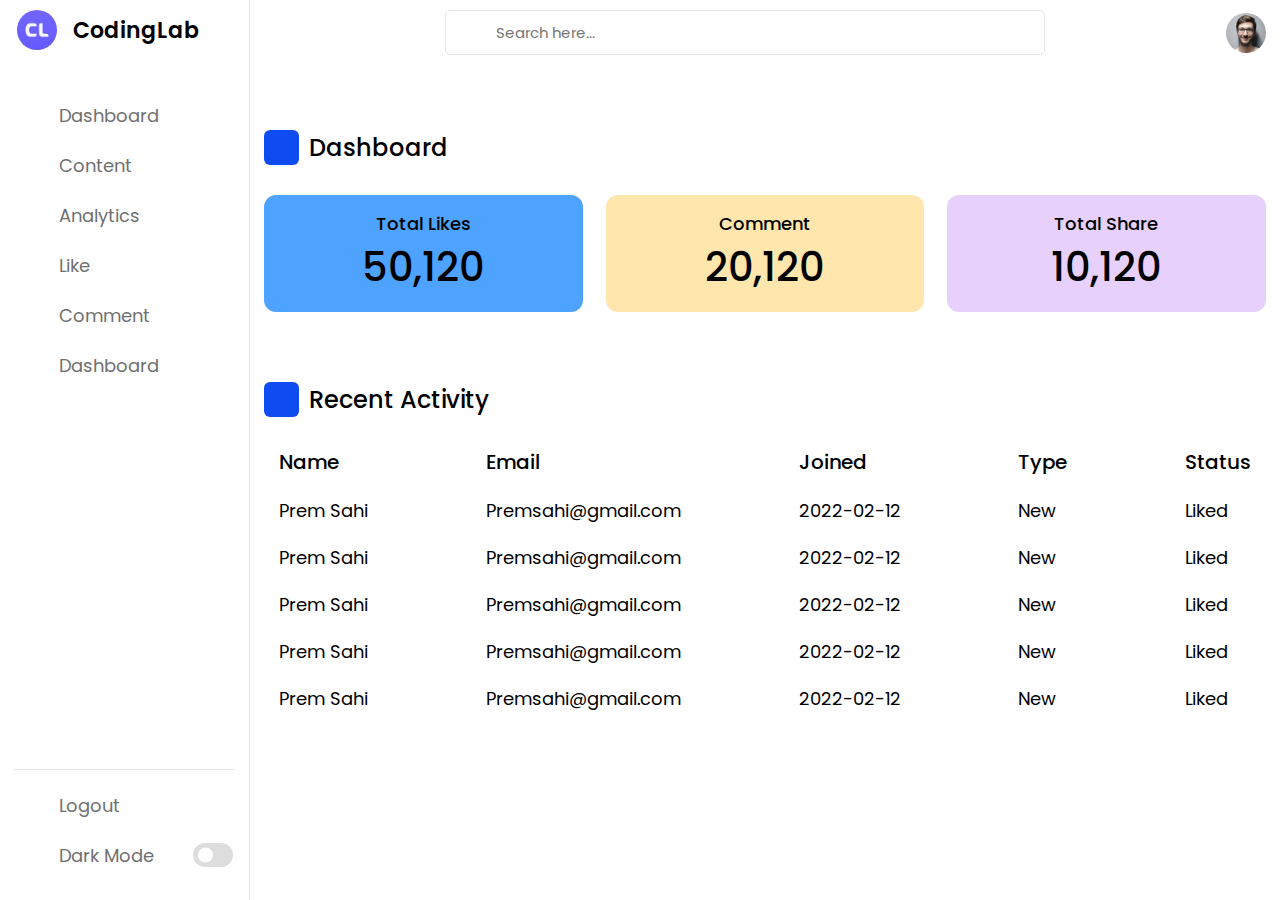
<file: 230118Admin-Dashboard-Panel-DarkLight-Mode/index.html>
<!DOCTYPE html>
<html lang="en">
<head>
  <meta charset="UTF-8">
  <meta http-equiv="X-UA-Compatible" content="IE=edge">
  <meta name="viewport" content="width=device-width, initial-scale=1.0">
  <link rel="stylesheet" href="./css/style.css">
  <link rel="stylesheet" href="//at.alicdn.com/t/c/font_3867094_csinr3svj74.css">
  <!-- <script src="//at.alicdn.com/t/c/font_3867094_jewq6e9o0i.js"></script> -->
  <title>Admin Dashboard Panel</title>
</head>
<body>
  <nav>
    <div class="logo-name">
      <div class="logo-image">
        <img src="./images/logo.png" alt="">
      </div>
      <span class="logo_name">CodingLab</span>
    </div>

    <div class="menu-items">
      <ul class="nav-links">
        <li>
          <a href="#">
            <i class="iconfont icon-home"></i>
            <span class="link-name">Dashboard</span>
          </a>
        </li>
        <li>
          <a href="#">
            <i class="iconfont icon-contentcopy"></i>
            <span class="link-name">Content</span>
          </a>
        </li>
        <li>
          <a href="#">
            <i class="iconfont icon-chart"></i>
            <span class="link-name">Analytics</span>
          </a>
        </li>
        <li>
          <a href="#">
            <i class="iconfont icon-like"></i>
            <span class="link-name">Like</span>
          </a>
        </li>
        <li>
          <a href="#">
            <i class="iconfont icon-comments"></i>
            <span class="link-name">Comment</span>
          </a>
        </li>
        <li>
          <a href="#">
            <i class="iconfont icon-share"></i>
            <span class="link-name">Dashboard</span>
          </a>
        </li>
      </ul>

      <ul class="logout-mode">
        <li>
          <a href="#">
            <i class="iconfont icon-logout"></i>
            <span class="link-name">Logout</span>
          </a>
        </li>
        <li class="mode">
          <a href="#">
            <i class="iconfont icon-moon"></i>
            <span class="link-name">Dark Mode</span>
          </a>
          <div class="mode-toggle">
            <span class="switch"></span>
          </div>

        </li>
      </ul>
    </div>
  </nav>

  <section class="dashboard">
    <div class="top">
      <i class="iconfont icon-bars sidebar-toggle"></i>

      <div class="search-box">
        <i class="iconfont icon-search"></i>
        <input type="text" placeholder="Search here...">
      </div>

      <img src="./images/profile.jpg" alt="">
    </div>

    <div class="dash-content">
      <div class="overview">
        <div class="title">
          <i class="iconfont icon-tachometer-fast"></i>
          <span class="text">Dashboard</span>
        </div>

        <div class="boxes">
          <div class="box box1">
            <i class="iconfont icon-like"></i>
            <span class="text">Total Likes</span>
            <span class="number">50,120</span>
          </div>
          <div class="box box2">
            <i class="iconfont icon-comments"></i>
            <span class="text">Comment</span>
            <span class="number">20,120</span>
          </div>
          <div class="box box3">
            <i class="iconfont icon-share"></i>
            <span class="text">Total Share</span>
            <span class="number">10,120</span>
          </div>
        </div>

        <div class="activity">
          <div class="title">
            <i class="iconfont icon-clock"></i>
            <span class="text">Recent Activity</span>
          </div>

          <div class="activity-data">
            <div class="data names">
              <span class="data-title">Name</span>
              <span class="data-list">Prem Sahi</span>
              <span class="data-list">Prem Sahi</span>
              <span class="data-list">Prem Sahi</span>
              <span class="data-list">Prem Sahi</span>
              <span class="data-list">Prem Sahi</span>
            </div>
            <div class="data email">
              <span class="data-title">Email</span>
              <span class="data-list">Premsahi@gmail.com</span>
              <span class="data-list">Premsahi@gmail.com</span>
              <span class="data-list">Premsahi@gmail.com</span>
              <span class="data-list">Premsahi@gmail.com</span>
              <span class="data-list">Premsahi@gmail.com</span>
            </div>
            <div class="data joined">
              <span class="data-title">Joined</span>
              <span class="data-list">2022-02-12</span>
              <span class="data-list">2022-02-12</span>
              <span class="data-list">2022-02-12</span>
              <span class="data-list">2022-02-12</span>
              <span class="data-list">2022-02-12</span>
            </div>
            <div class="data type">
              <span class="data-title">Type</span>
              <span class="data-list">New</span>
              <span class="data-list">New</span>
              <span class="data-list">New</span>
              <span class="data-list">New</span>
              <span class="data-list">New</span>
            </div>
            <div class="data status">
              <span class="data-title">Status</span>
              <span class="data-list">Liked</span>
              <span class="data-list">Liked</span>
              <span class="data-list">Liked</span>
              <span class="data-list">Liked</span>
              <span class="data-list">Liked</span>
            </div>
          </div>
        </div>
      </div>
    </div>
  </section>

  <script src="./js/script.js"></script>
</body>
</html>
</file>
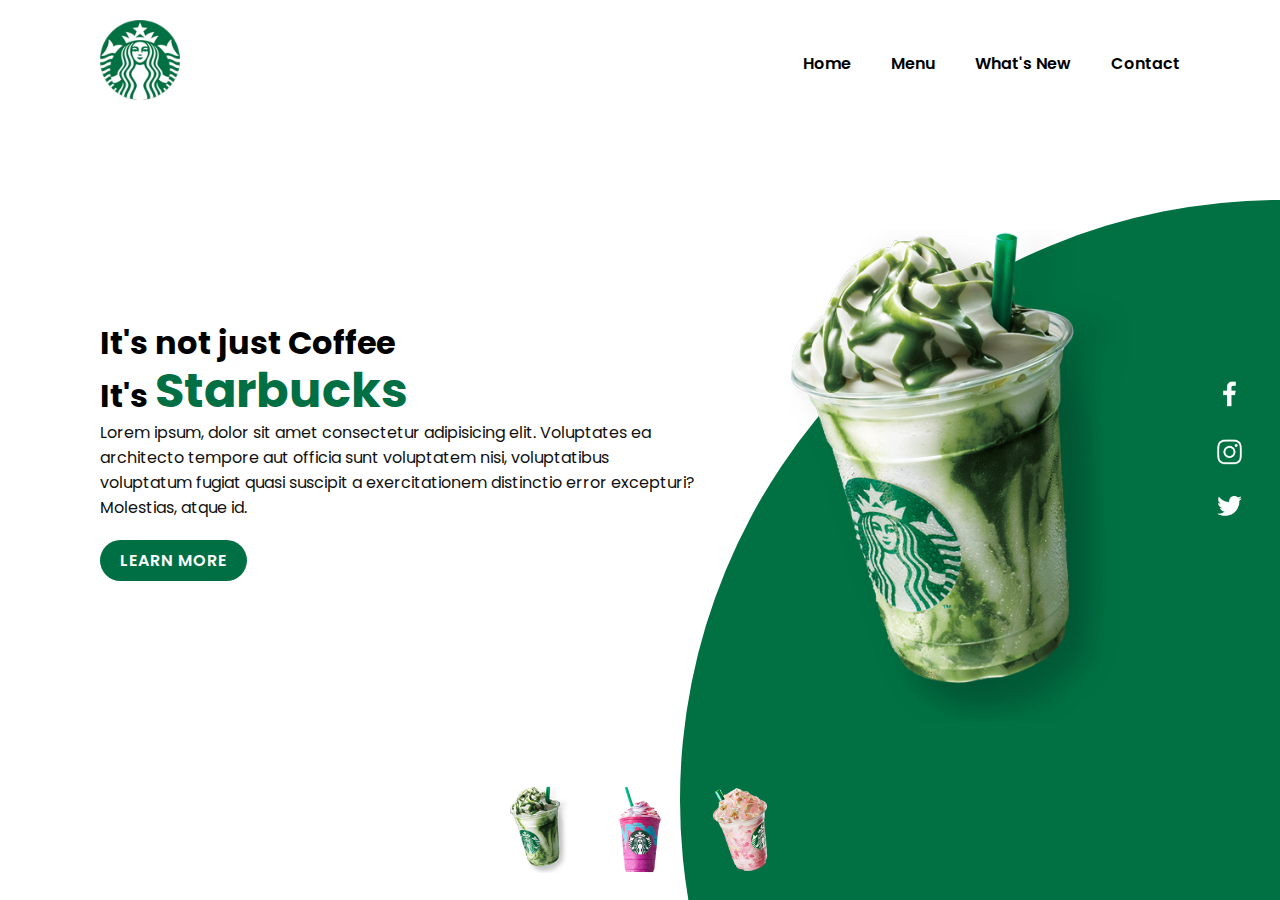
<file: coffee/index.html>
<!DOCTYPE html>
<html lang="en">
<head>
    <meta charset="UTF-8">
    <meta http-equiv="X-UA-Compatible" content="IE=edge">
    <meta name="viewport" content="width=device-width, initial-scale=1.0">
    <title>Starbucks Website Landing Page</title>
    <link rel="stylesheet" href="css/style.css">
</head>
<body>
    <section class="sec">
        <div class="circle"></div>
        <header>
            <a href="#"><img src="images/logo.png" class="logo"></a>
            <ul>
                <li><a href="#">Home</a></li>
                <li><a href="#">Menu</a></li>
                <li><a href="#">What's New</a></li>
                <li><a href="#">Contact</a></li>
            </ul>
        </header>
        <div class="content">
            <div class="textBox">
                <h2>It's not just Coffee<br>It's <span>Starbucks</span></h2>
                <p>Lorem ipsum, dolor sit amet consectetur adipisicing elit. Voluptates ea architecto tempore aut officia sunt voluptatem nisi, voluptatibus voluptatum fugiat quasi suscipit a exercitationem distinctio error excepturi? Molestias, atque id.</p>
                <a href="#">Learn More</a>
            </div>
            <div class="imgBox">
                <img src="images/img1.png" class="starbucks">
            </div>
        </div>
        <ul class="thumb">
            <li><img src="images/thumb1.png" onclick="imgSlider('images/img1.png');changeBc('#017143')"></li>
            <li><img src="images/thumb3.png" onclick="imgSlider('images/img3.png');changeBc('#eb7495')"></li>
            <li><img src="images/thumb2.png" onclick="imgSlider('images/img2.png');changeBc('#d752b1')"></li>
        </ul>
        <ul class="sci">
            <li><a href="#"><img src="images/facebook.png"></a></li>
            <li><a href="#"><img src="images/instagram.png"></a></li>
            <li><a href="#"><img src="images/twitter.png"></a></li>
        </ul>
    </section>
    <script src="js/scripts.js"></script>
</body>
</html>
</file>
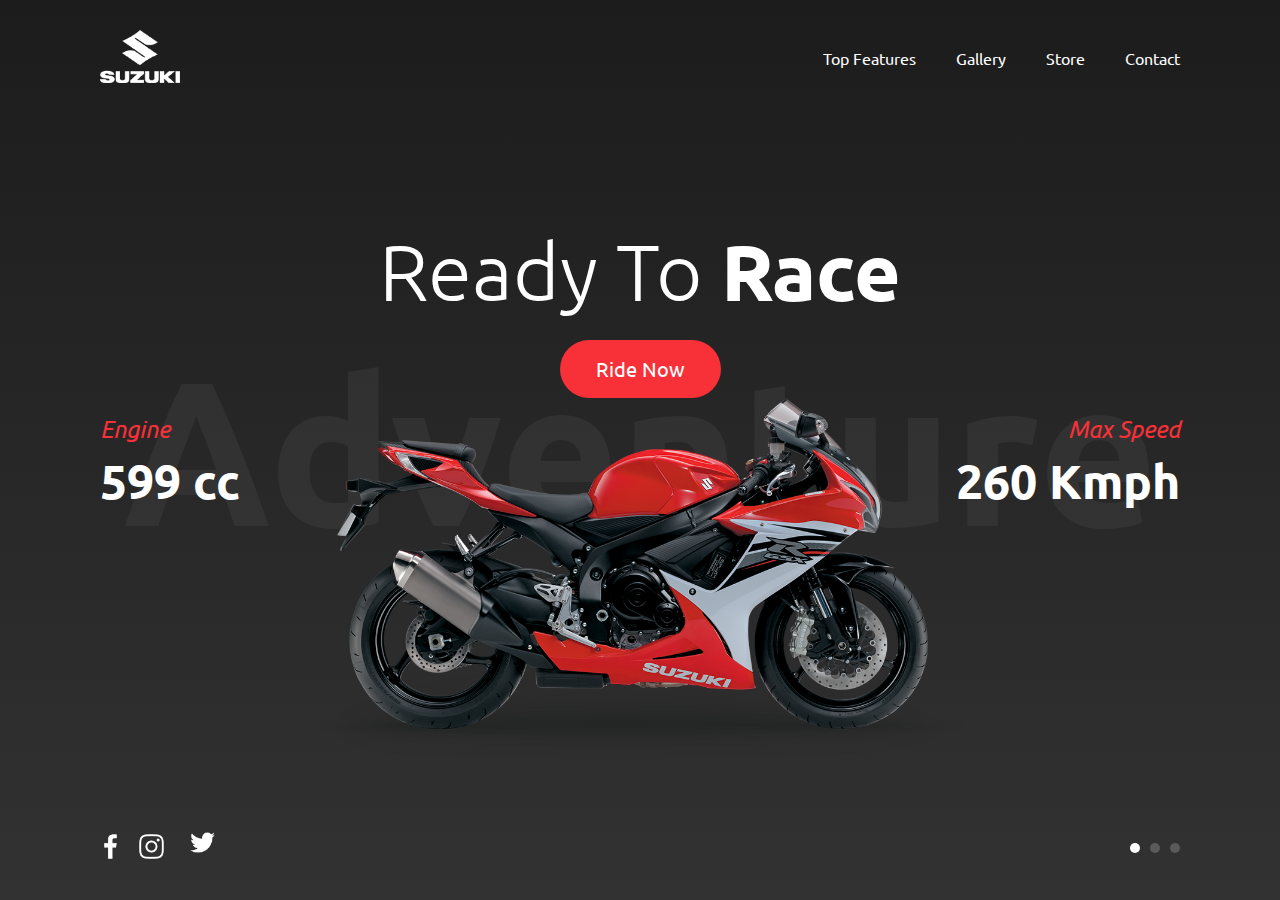
<file: motorcycle/index.html>
<!DOCTYPE html>
<html lang="en">
<head>
    <meta charset="UTF-8">
    <meta http-equiv="X-UA-Compatible" content="IE=edge">
    <meta name="viewport" content="width=device-width, initial-scale=1.0">
    <title>Motorcycle</title>
    <link rel="stylesheet" href="css/style.css">
</head>
<body>
    <section class="main">
        <header>
            <a href="#"><img src="images/logo.png" class="logo"></a>
            <ul class="navigation">
                <li><a href="#">Top Features</a></li>
                <li><a href="#">Gallery</a></li>
                <li><a href="#">Store</a></li>
                <li><a href="#">Contact</a></li>
            </ul>
        </header>
        <div class="content">
            <h2>Ready To <span>Race</span></h2>
            <a href="#" class="btn">Ride Now</a>
            <img src="images/bike.png" class="bike">
        </div>
        <div class="slider">
            <div class="slides active">
                <h2><span>Engine</span><br>599 cc</h2>
                <h2><span>Max Speed</span><br>260 Kmph</h2>
            </div>
            <div class="slides">
                <h2><span>Mileage</span><br>14 Kmpl</h2>
                <h2><span>0-100 Kmph</span><br>4 Seconds</h2>
            </div>
            <div class="slides">
                <h2><span>Wheels</span><br>17-Inch Alloy</h2>
                <h2><span>Tyre Type</span><br>Tubeless</h2>
            </div>
        </div>
        <div class="footer">
            <ul class="sci">
                <li><a href="#"><img src="images/facebook.png"></a></li>
                <li><a href="#"><img src="images/instagram.png"></a></li>
                <li><a href="#"><img src="images/twitter.png"></a></li>
            </ul>
            <div class="dots">
                <span class="dot active"></span>
                <span class="dot"></span>
                <span class="dot"></span>
            </div>
        </div>
    </section>

    <script src="js/script.js"></script>
</body>
</html>
</file>
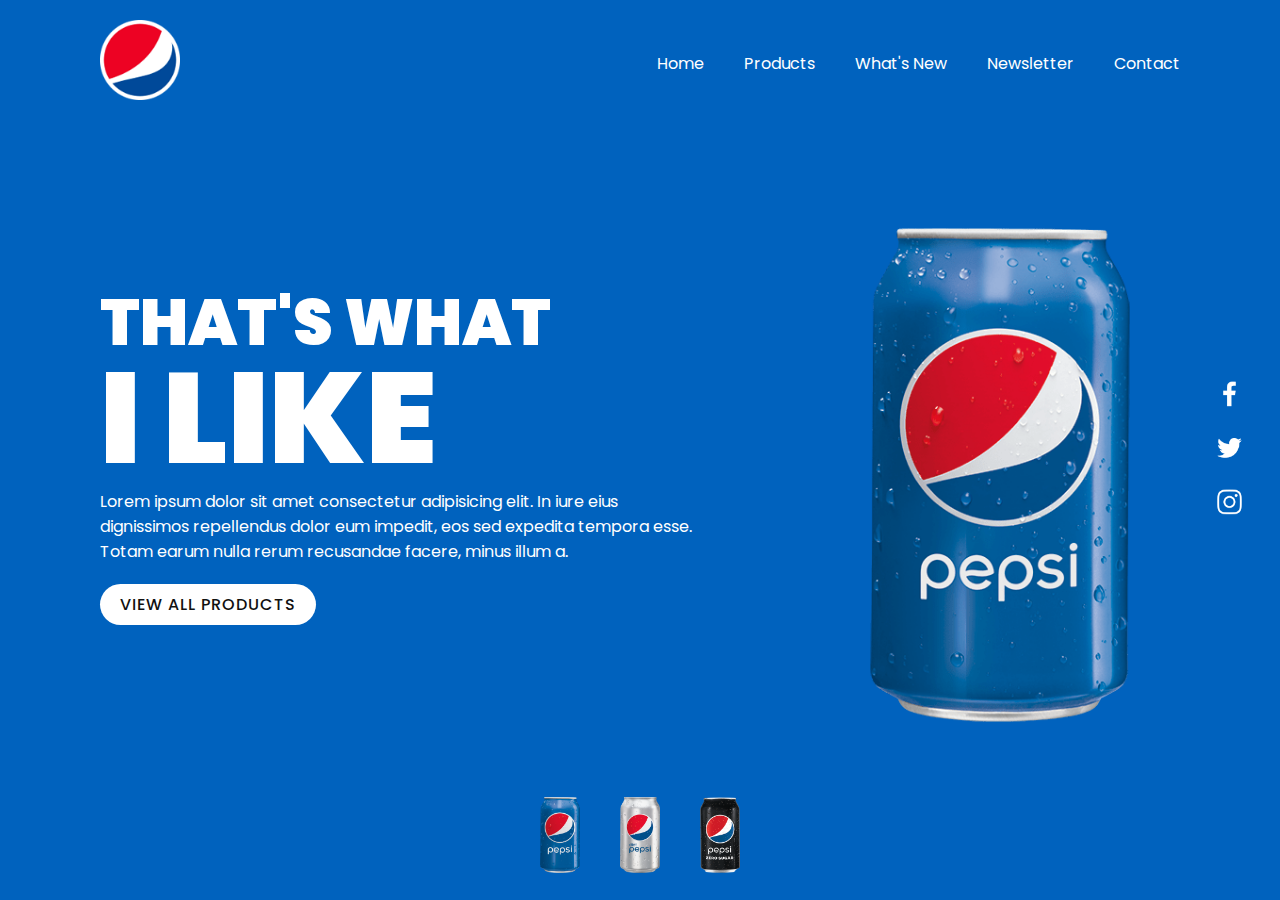
<file: pepsi/index.html>
<!DOCTYPE html>
<html lang="en">
<head>
    <meta charset="UTF-8">
    <meta http-equiv="X-UA-Compatible" content="IE=edge">
    <meta name="viewport" content="width=device-width, initial-scale=1.0">
    <link rel="stylesheet" href="css/style.css">
    <title>Pepsi Website Landing Page</title>
</head>
<body>
    <section class="sec">
        <header>
            <a href="#"><img src="images/logo.png" class="logo"></a>
            <ul>
                <li><a href="#">Home</a></li>
                <li><a href="#">Products</a></li>
                <li><a href="#">What's New</a></li>
                <li><a href="#">Newsletter</a></li>
                <li><a href="#">Contact</a></li>
            </ul>
        </header>
        <div class="content">
            <div class="textBox">
                <h2>That's What<br><span>I like</span></h2>
                <p>Lorem ipsum dolor sit amet consectetur adipisicing elit. In iure eius dignissimos repellendus dolor eum impedit, eos sed expedita tempora esse. Totam earum nulla rerum recusandae facere, minus illum a.</p>
                <a href="#">View All Products</a>
            </div>
            <div class="imgBox">
                <img src="images/pepsi001.png" class="pepsi">
            </div>
        </div>
        <ul class="thumb">
            <li><img src="images/pepsi001.png" onclick="imgSlider('images/pepsi001.png');changeBgColor('#0062be')"></li>
            <li><img src="images/pepsi002.png" onclick="imgSlider('images/pepsi002.png');changeBgColor('#e60c2c')"></li>
            <li><img src="images/pepsi003.png" onclick="imgSlider('images/pepsi003.png');changeBgColor('#1e1e1e')"></li>
        </ul>
        <ul class="sci">
            <li><a href="#"><img src="images/facebook.png"></a></li>
            <li><a href="#"><img src="images/twitter.png"></a></li>
            <li><a href="#"><img src="images/instagram.png"></a></li>
        </ul>
    </section>
    <script src="js/scripts.js" type="text/javascript"></script>
</body>
</html>
</file>
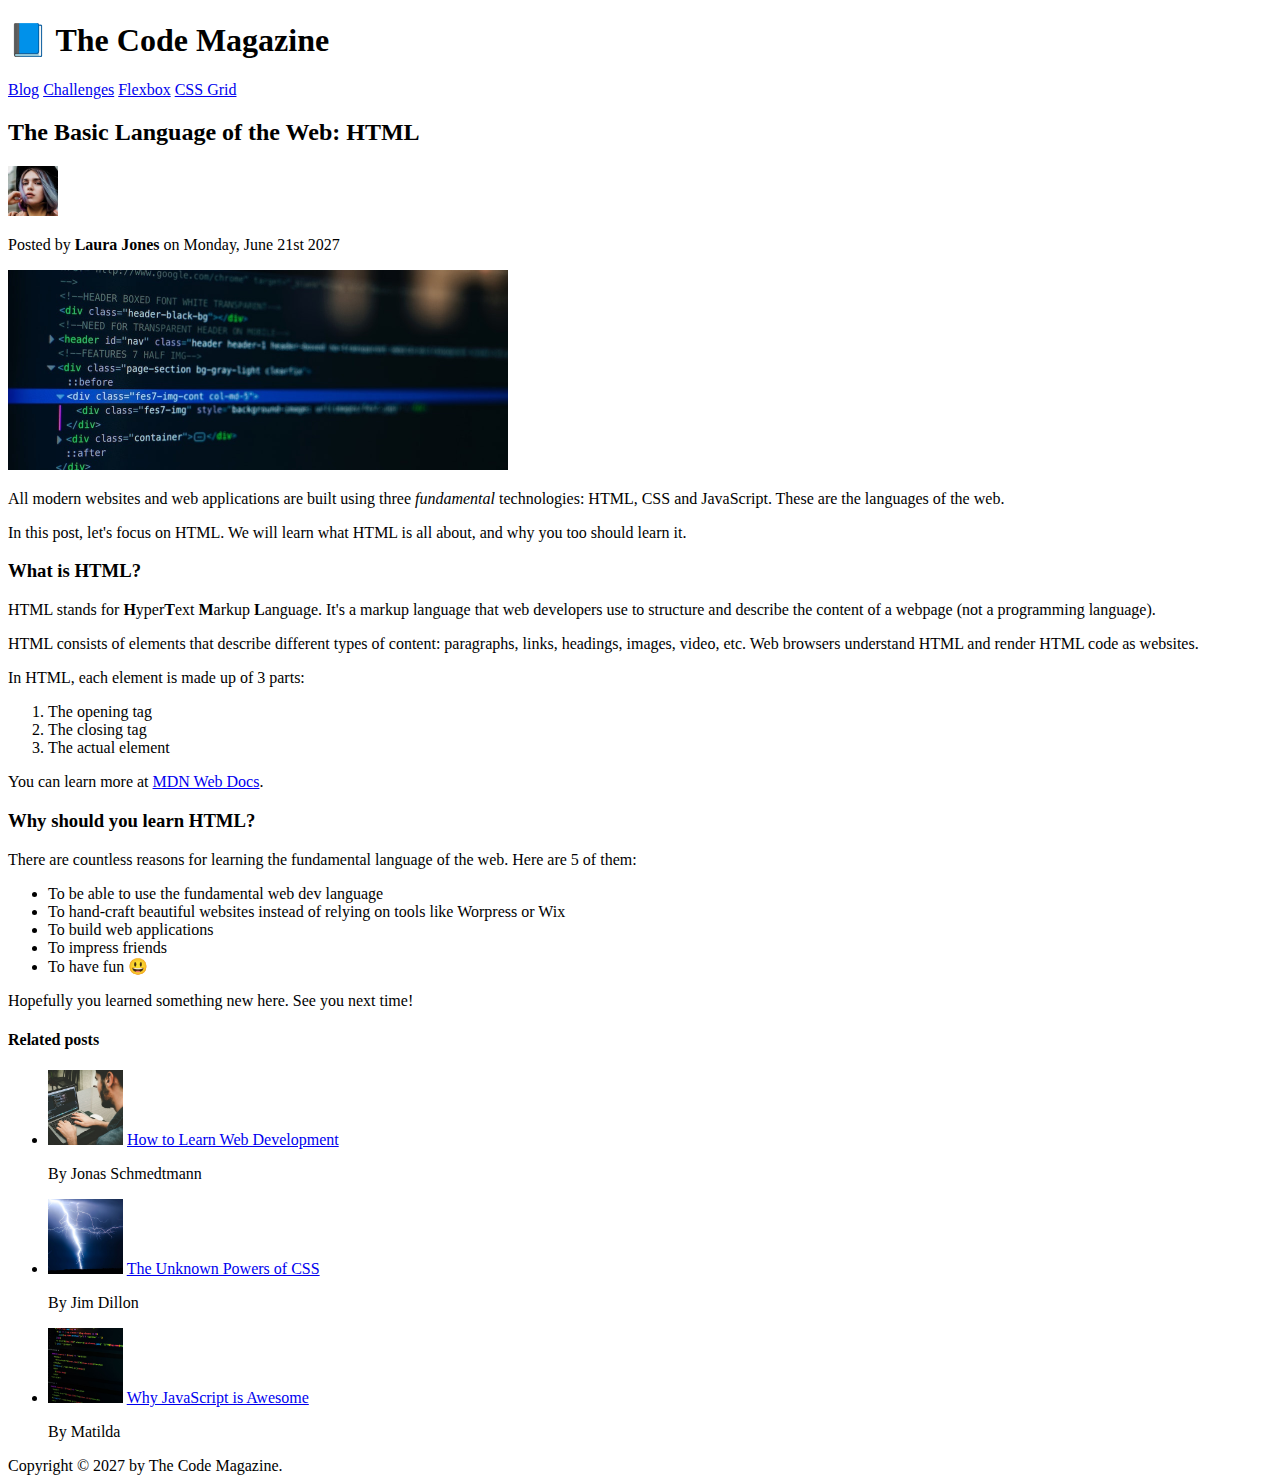
<file: html-css-course/final/02-HTML-Fundamentals/index.html>
<!DOCTYPE html>
<html lang="en">
  <head>
    <meta charset="UTF-8" />
    <title>The Basic Language of the Web: HTML</title>
  </head>

  <body>
    <!--
    <h1>The Basic Language of the Web: HTML</h1>
    <h2>The Basic Language of the Web: HTML</h2>
    <h3>The Basic Language of the Web: HTML</h3>
    <h4>The Basic Language of the Web: HTML</h4>
    <h5>The Basic Language of the Web: HTML</h5>
    <h6>The Basic Language of the Web: HTML</h6>
    -->

    <header>
      <h1>📘 The Code Magazine</h1>

      <nav>
        <a href="blog.html">Blog</a>
        <a href="#">Challenges</a>
        <a href="#">Flexbox</a>
        <a href="#">CSS Grid</a>
      </nav>
    </header>

    <article>
      <header>
        <h2>The Basic Language of the Web: HTML</h2>

        <img
          src="img/laura-jones.jpg"
          alt="Headshot of Laura Jones"
          height="50"
          width="50"
        />

        <p>Posted by <strong>Laura Jones</strong> on Monday, June 21st 2027</p>

        <img
          src="img/post-img.jpg"
          alt="HTML code on a screen"
          width="500"
          height="200"
        />
      </header>

      <p>
        All modern websites and web applications are built using three
        <em>fundamental</em>
        technologies: HTML, CSS and JavaScript. These are the languages of the
        web.
      </p>

      <p>
        In this post, let's focus on HTML. We will learn what HTML is all about,
        and why you too should learn it.
      </p>

      <h3>What is HTML?</h3>
      <p>
        HTML stands for <strong>H</strong>yper<strong>T</strong>ext
        <strong>M</strong>arkup <strong>L</strong>anguage. It's a markup
        language that web developers use to structure and describe the content
        of a webpage (not a programming language).
      </p>
      <p>
        HTML consists of elements that describe different types of content:
        paragraphs, links, headings, images, video, etc. Web browsers understand
        HTML and render HTML code as websites.
      </p>
      <p>In HTML, each element is made up of 3 parts:</p>

      <ol>
        <li>The opening tag</li>
        <li>The closing tag</li>
        <li>The actual element</li>
      </ol>

      <p>
        You can learn more at
        <a
          href="https://developer.mozilla.org/en-US/docs/Web/HTML"
          target="_blank"
          >MDN Web Docs</a
        >.
      </p>

      <h3>Why should you learn HTML?</h3>

      <p>
        There are countless reasons for learning the fundamental language of the
        web. Here are 5 of them:
      </p>

      <ul>
        <li>To be able to use the fundamental web dev language</li>
        <li>
          To hand-craft beautiful websites instead of relying on tools like
          Worpress or Wix
        </li>
        <li>To build web applications</li>
        <li>To impress friends</li>
        <li>To have fun 😃</li>
      </ul>

      <p>Hopefully you learned something new here. See you next time!</p>
    </article>

    <aside>
      <h4>Related posts</h4>

      <ul>
        <li>
          <img
            src="img/related-1.jpg"
            alt="Person programming"
            width="75"
            width="75"
          />
          <a href="#">How to Learn Web Development</a>
          <p>By Jonas Schmedtmann</p>
        </li>
        <li>
          <img src="img/related-2.jpg" alt="Lightning" width="75" heigth="75" />
          <a href="#">The Unknown Powers of CSS</a>
          <p>By Jim Dillon</p>
        </li>
        <li>
          <img
            src="img/related-3.jpg"
            alt="JavaScript code on a screen"
            width="75"
            height="75"
          />
          <a href="#">Why JavaScript is Awesome</a>
          <p>By Matilda</p>
        </li>
      </ul>
    </aside>

    <footer>Copyright &copy; 2027 by The Code Magazine.</footer>
  </body>
</html>
</file>
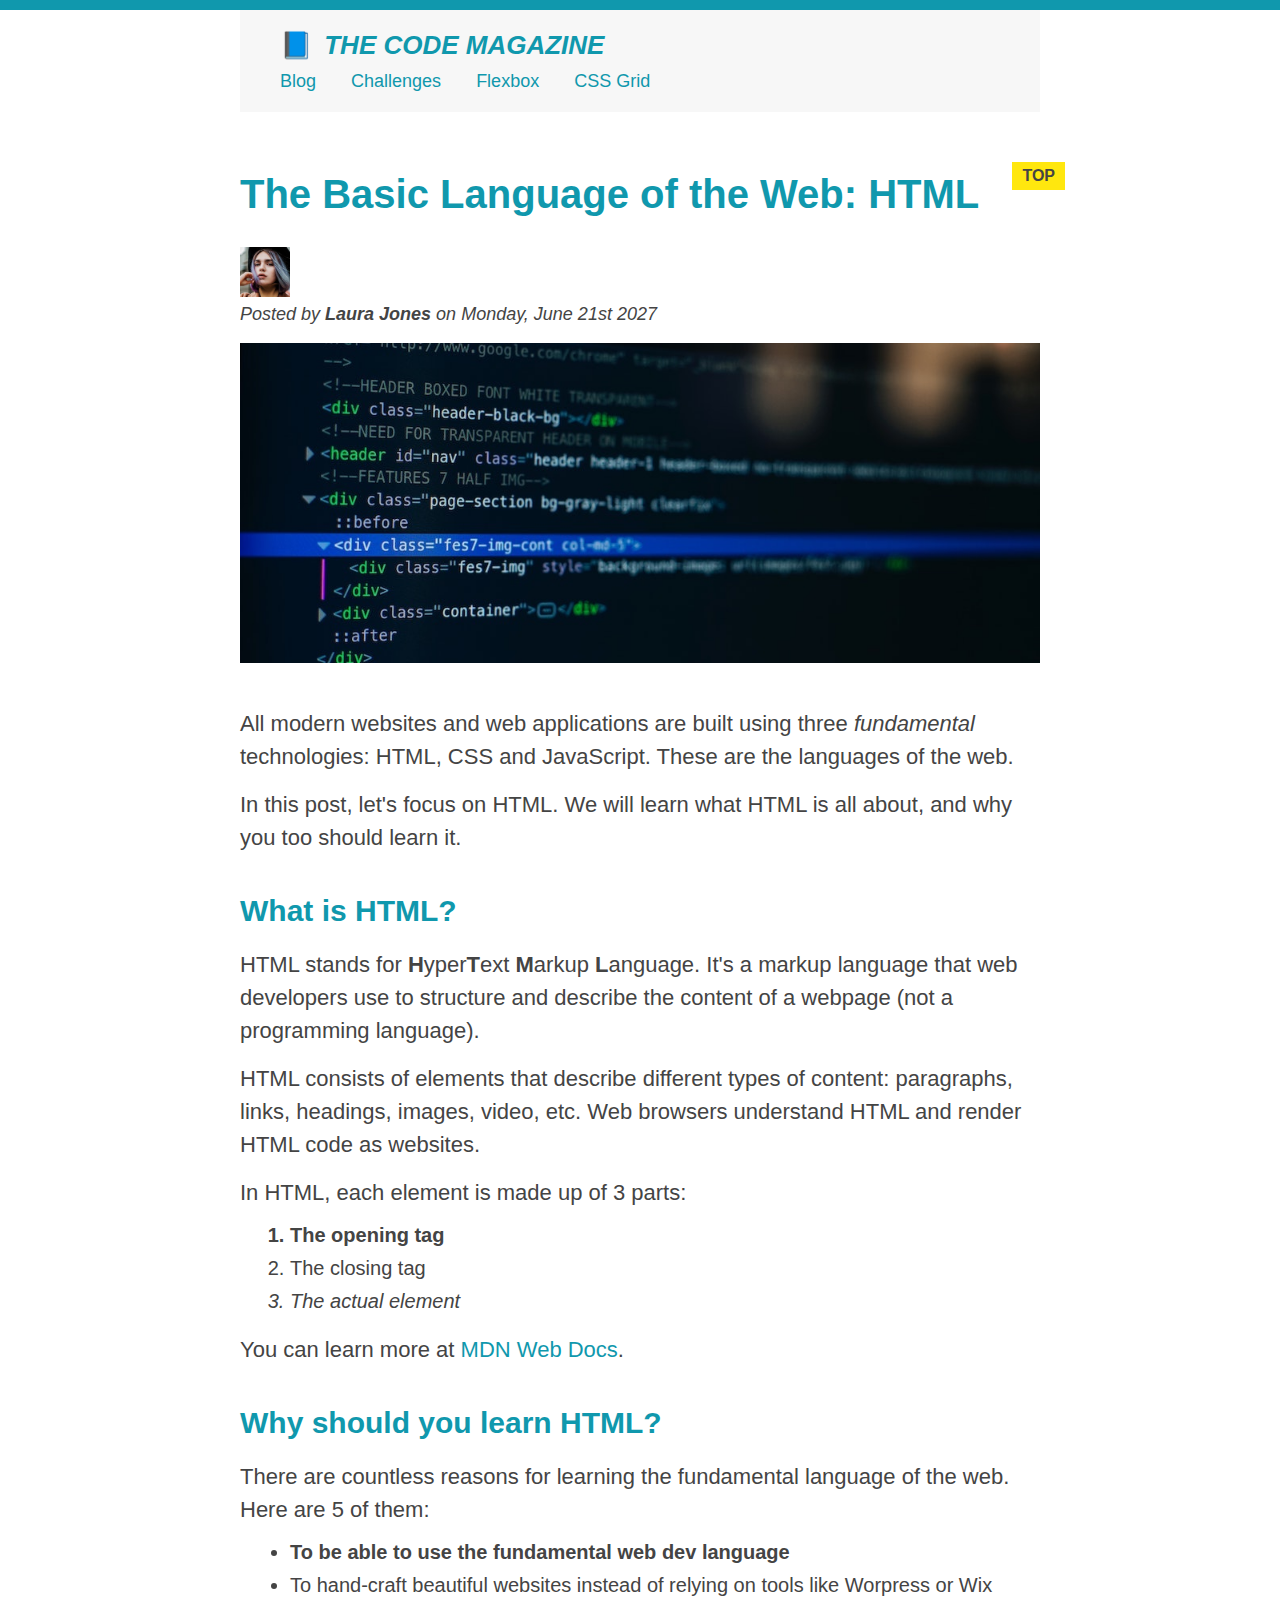
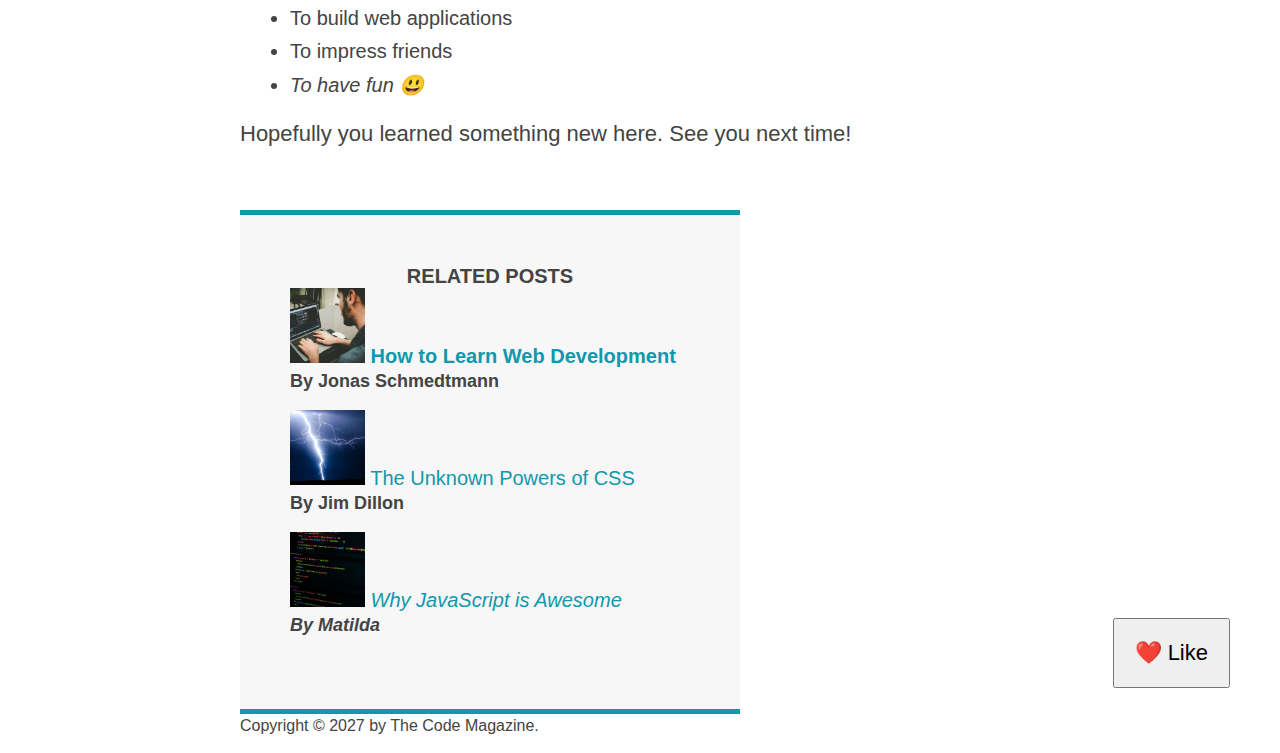
<file: html-css-course/final/03-CSS-Fundamentals/index.html>
<!DOCTYPE html>
<html lang="en">
  <head>
    <meta charset="UTF-8" />
    <link href="style.css" rel="stylesheet" />

    <title>The Basic Language of the Web: HTML</title>
  </head>

  <body>
    <!--
    <h1>The Basic Language of the Web: HTML</h1>
    <h2>The Basic Language of the Web: HTML</h2>
    <h3>The Basic Language of the Web: HTML</h3>
    <h4>The Basic Language of the Web: HTML</h4>
    <h5>The Basic Language of the Web: HTML</h5>
    <h6>The Basic Language of the Web: HTML</h6>
    -->

    <div class="container">
      <header class="main-header">
        <h1>📘 The Code Magazine</h1>

        <nav>
          <!-- <strong>This is the navigation</strong> -->
          <a href="blog.html">Blog</a>
          <a href="#">Challenges</a>
          <a href="#">Flexbox</a>
          <a href="#">CSS Grid</a>
        </nav>
      </header>

      <article>
        <header class="post-header">
          <h2>The Basic Language of the Web: HTML</h2>

          <img
            src="img/laura-jones.jpg"
            alt="Headshot of Laura Jones"
            height="50"
            width="50"
          />

          <p id="author">
            Posted by <strong>Laura Jones</strong> on Monday, June 21st 2027
          </p>

          <img
            src="img/post-img.jpg"
            alt="HTML code on a screen"
            width="500"
            height="200"
            class="post-img"
          />
          <button>❤️ Like</button>
        </header>

        <p>
          All modern websites and web applications are built using three
          <em>fundamental</em>
          technologies: HTML, CSS and JavaScript. These are the languages of the
          web.
        </p>

        <p>
          In this post, let's focus on HTML. We will learn what HTML is all
          about, and why you too should learn it.
        </p>

        <h3>What is HTML?</h3>
        <p>
          HTML stands for <strong>H</strong>yper<strong>T</strong>ext
          <strong>M</strong>arkup <strong>L</strong>anguage. It's a markup
          language that web developers use to structure and describe the content
          of a webpage (not a programming language).
        </p>
        <p>
          HTML consists of elements that describe different types of content:
          paragraphs, links, headings, images, video, etc. Web browsers
          understand HTML and render HTML code as websites.
        </p>
        <p>In HTML, each element is made up of 3 parts:</p>

        <ol>
          <li class="first-li">The opening tag</li>
          <li>The closing tag</li>
          <li>The actual element</li>
        </ol>

        <p>
          You can learn more at
          <a
            href="https://developer.mozilla.org/en-US/docs/Web/HTML"
            target="_blank"
            >MDN Web Docs</a
          >.
        </p>

        <h3>Why should you learn HTML?</h3>

        <p>
          There are countless reasons for learning the fundamental language of
          the web. Here are 5 of them:
        </p>

        <ul>
          <li class="first-li">
            To be able to use the fundamental web dev language
          </li>
          <li>
            To hand-craft beautiful websites instead of relying on tools like
            Worpress or Wix
          </li>
          <li>To build web applications</li>
          <li>To impress friends</li>
          <li>To have fun 😃</li>
        </ul>

        <p>Hopefully you learned something new here. See you next time!</p>
      </article>

      <aside>
        <h4>Related posts</h4>

        <ul class="related">
          <li>
            <img
              src="img/related-1.jpg"
              alt="Person programming"
              width="75"
              height="75"
            />
            <a href="#">How to Learn Web Development</a>
            <p class="related-author">By Jonas Schmedtmann</p>
          </li>
          <li>
            <img
              src="img/related-2.jpg"
              alt="Lightning"
              width="75"
              height="75"
            />
            <a href="#">The Unknown Powers of CSS</a>
            <p class="related-author">By Jim Dillon</p>
          </li>
          <li>
            <img
              src="img/related-3.jpg"
              alt="JavaScript code on a screen"
              width="75"
              height="75"
            />
            <a href="#">Why JavaScript is Awesome</a>
            <p class="related-author">By Matilda</p>
          </li>
        </ul>
      </aside>

      <footer>
        <p id="copyright" class="copyright text">
          Copyright &copy; 2027 by The Code Magazine.
        </p>
      </footer>
    </div>
  </body>
</html>
</file>
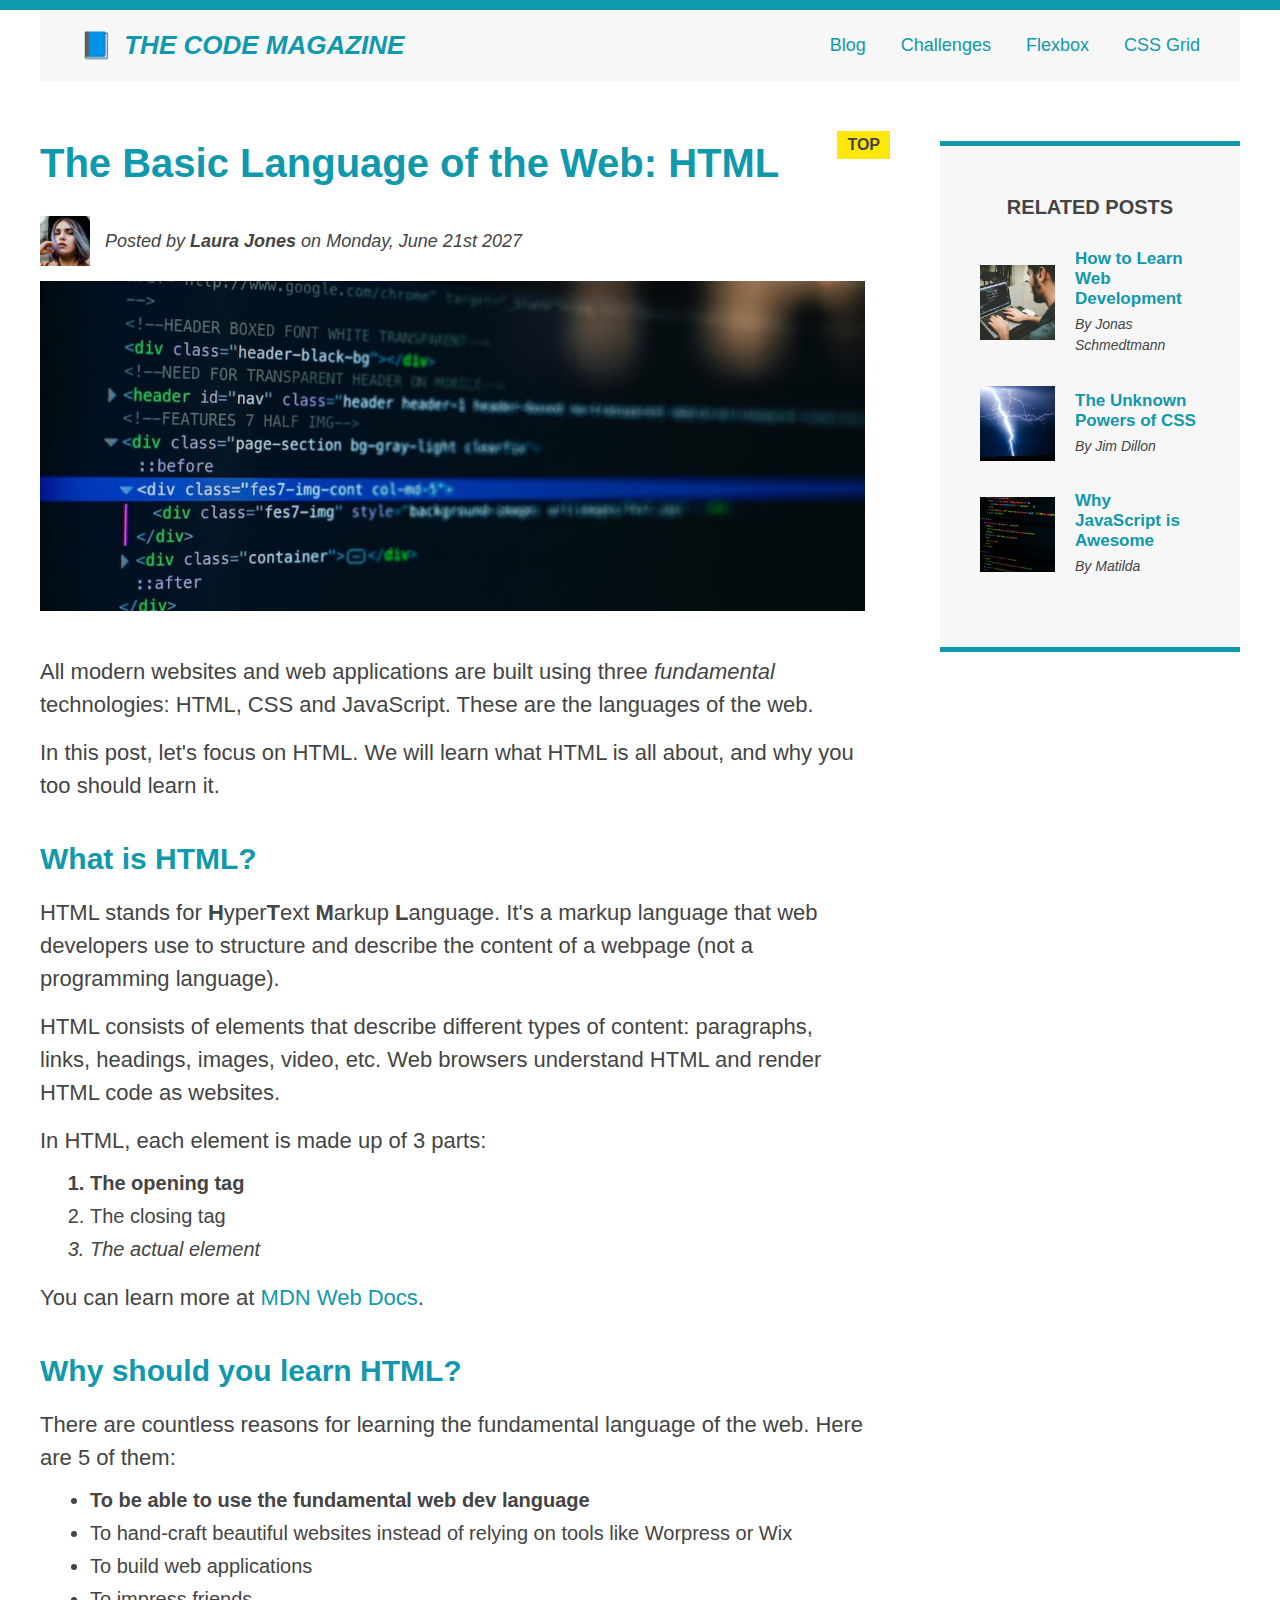
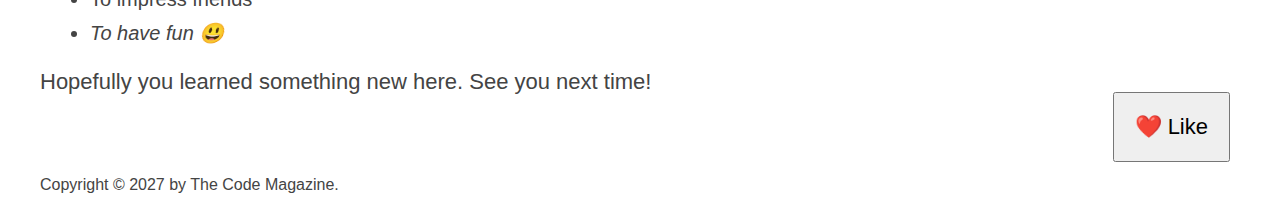
<file: html-css-course/final/04-CSS-Layouts/index.html>
<!DOCTYPE html>
<html lang="en">
  <head>
    <meta charset="UTF-8" />
    <link href="style.css" rel="stylesheet" />

    <title>The Basic Language of the Web: HTML</title>
  </head>

  <body>
    <!--
    <h1>The Basic Language of the Web: HTML</h1>
    <h2>The Basic Language of the Web: HTML</h2>
    <h3>The Basic Language of the Web: HTML</h3>
    <h4>The Basic Language of the Web: HTML</h4>
    <h5>The Basic Language of the Web: HTML</h5>
    <h6>The Basic Language of the Web: HTML</h6>
    -->

    <div class="container">
      <header class="main-header clearfix">
        <h1>📘 The Code Magazine</h1>

        <nav>
          <!-- <strong>This is the navigation</strong> -->
          <a href="blog.html">Blog</a>
          <a href="#">Challenges</a>
          <a href="flexbox.html">Flexbox</a>
          <a href="css-grid.html">CSS Grid</a>
        </nav>

        <!-- <div class="clear"></div> -->
      </header>

      <!-- ONLY NECESSARY FOR FLEXBOX -->
      <!-- <div class="row"> -->
      <article>
        <header class="post-header">
          <h2>The Basic Language of the Web: HTML</h2>

          <div class="author-box">
            <img
              src="img/laura-jones.jpg"
              alt="Headshot of Laura Jones"
              height="50"
              width="50"
              class="author-img"
            />

            <p id="author" class="author">
              Posted by <strong>Laura Jones</strong> on Monday, June 21st 2027
            </p>
          </div>

          <img
            src="img/post-img.jpg"
            alt="HTML code on a screen"
            width="500"
            height="200"
            class="post-img"
          />
          <button>❤️ Like</button>
        </header>

        <p>
          All modern websites and web applications are built using three
          <em>fundamental</em>
          technologies: HTML, CSS and JavaScript. These are the languages of the
          web.
        </p>

        <p>
          In this post, let's focus on HTML. We will learn what HTML is all
          about, and why you too should learn it.
        </p>

        <h3>What is HTML?</h3>
        <p>
          HTML stands for <strong>H</strong>yper<strong>T</strong>ext
          <strong>M</strong>arkup <strong>L</strong>anguage. It's a markup
          language that web developers use to structure and describe the content
          of a webpage (not a programming language).
        </p>
        <p>
          HTML consists of elements that describe different types of content:
          paragraphs, links, headings, images, video, etc. Web browsers
          understand HTML and render HTML code as websites.
        </p>
        <p>In HTML, each element is made up of 3 parts:</p>

        <ol>
          <li class="first-li">The opening tag</li>
          <li>The closing tag</li>
          <li>The actual element</li>
        </ol>

        <p>
          You can learn more at
          <a
            href="https://developer.mozilla.org/en-US/docs/Web/HTML"
            target="_blank"
            >MDN Web Docs</a
          >.
        </p>

        <h3>Why should you learn HTML?</h3>

        <p>
          There are countless reasons for learning the fundamental language of
          the web. Here are 5 of them:
        </p>

        <ul>
          <li class="first-li">
            To be able to use the fundamental web dev language
          </li>
          <li>
            To hand-craft beautiful websites instead of relying on tools like
            Worpress or Wix
          </li>
          <li>To build web applications</li>
          <li>To impress friends</li>
          <li>To have fun 😃</li>
        </ul>

        <p>Hopefully you learned something new here. See you next time!</p>
      </article>

      <aside>
        <h4>Related posts</h4>

        <ul class="related">
          <li class="related-post">
            <img
              src="img/related-1.jpg"
              alt="Person programming"
              width="75"
              height="75"
            />
            <div>
              <a href="#" class="related-link">How to Learn Web Development</a>
              <p class="related-author">By Jonas Schmedtmann</p>
            </div>
          </li>
          <li class="related-post">
            <img
              src="img/related-2.jpg"
              alt="Lightning"
              width="75"
              height="75"
            />
            <div>
              <a href="#" class="related-link">The Unknown Powers of CSS</a>
              <p class="related-author">By Jim Dillon</p>
            </div>
          </li>
          <li class="related-post">
            <img
              src="img/related-3.jpg"
              alt="JavaScript code on a screen"
              width="75"
              height="75"
            />
            <div>
              <a href="#" class="related-link">Why JavaScript is Awesome</a>
              <p class="related-author">By Matilda</p>
            </div>
          </li>
        </ul>
      </aside>
      <!-- </div> -->

      <footer>
        <p id="copyright" class="copyright text">
          Copyright &copy; 2027 by The Code Magazine.
        </p>
      </footer>
    </div>
  </body>
</html>
</file>
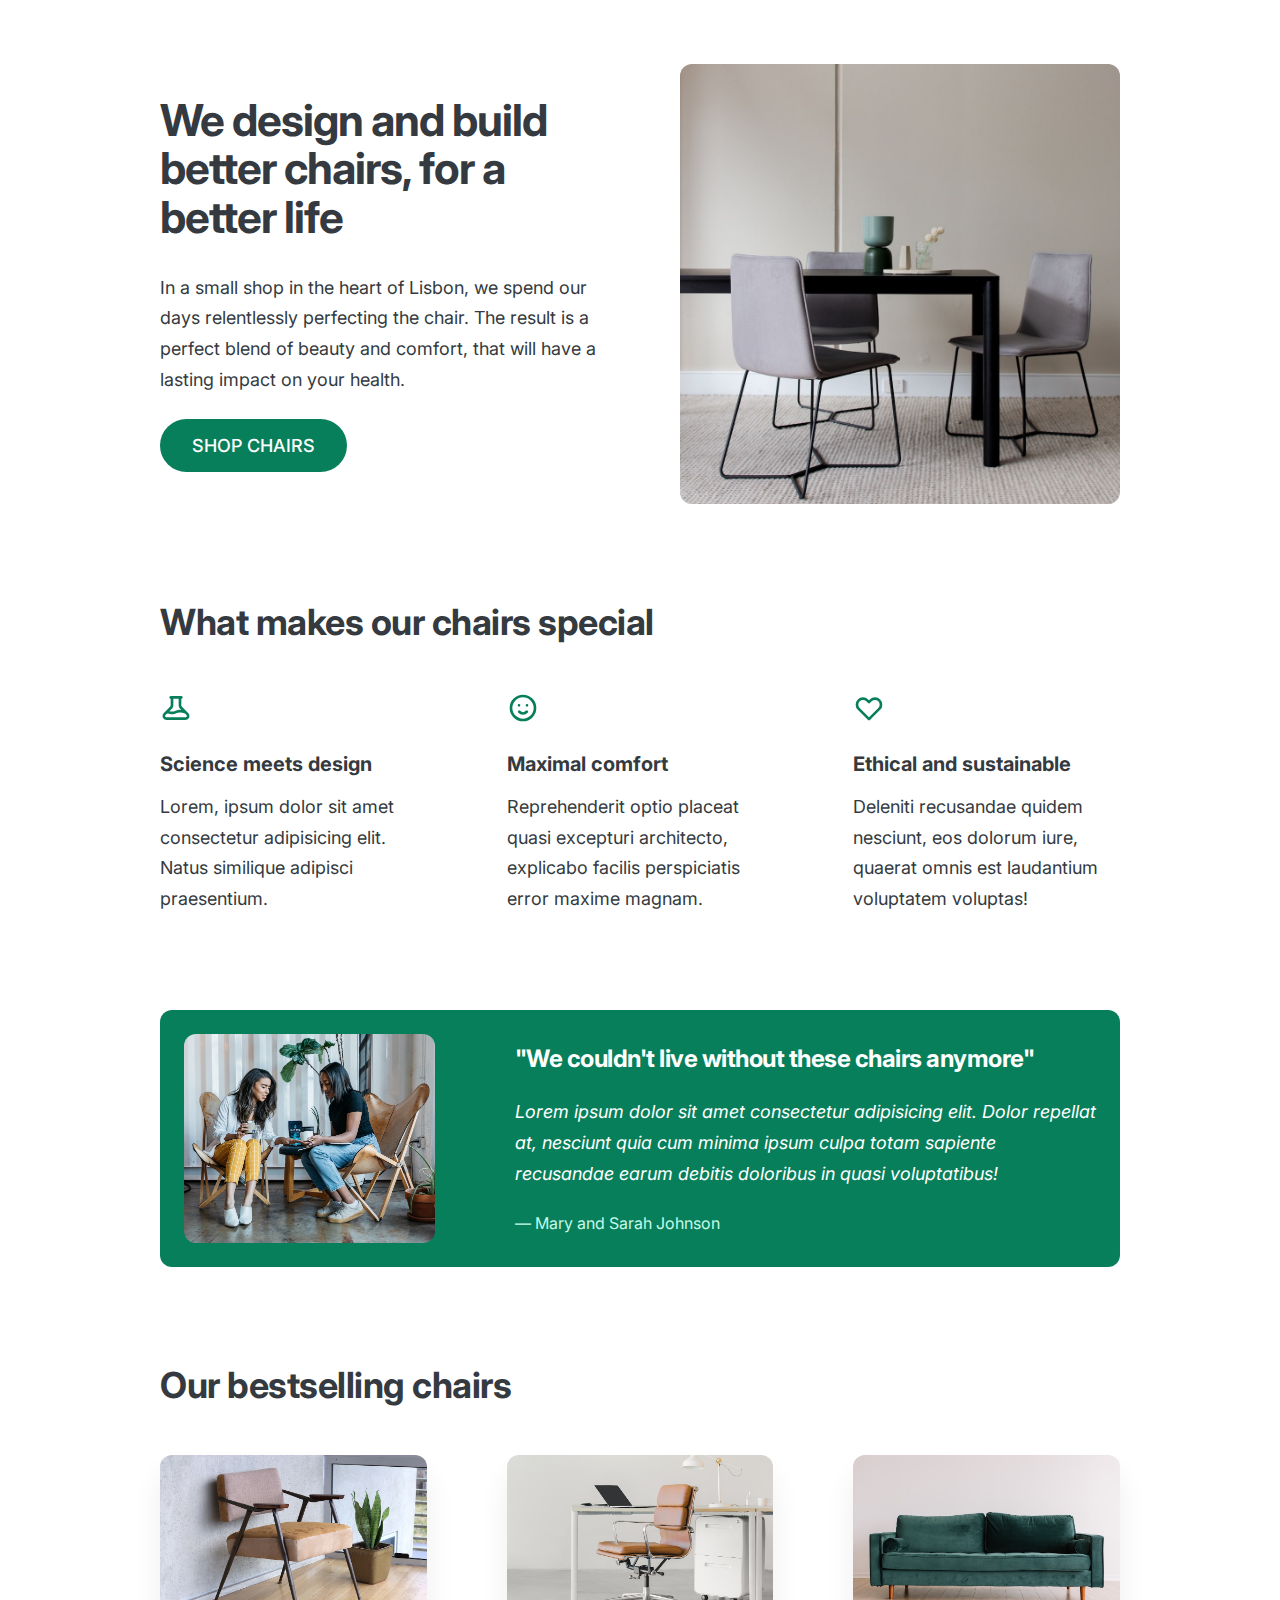
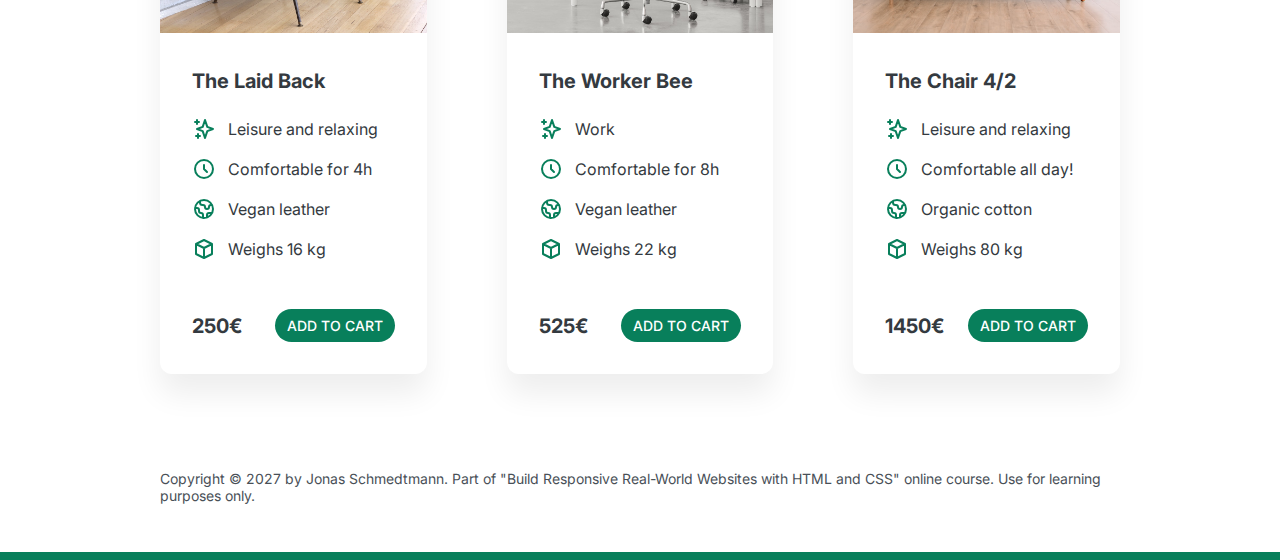
<file: html-css-course/final/05-Design/index.html>
<!DOCTYPE html>
<html lang="en">
  <head>
    <meta charset="UTF-8" />
    <meta http-equiv="X-UA-Compatible" content="IE=edge" />
    <meta name="viewport" content="width=device-width, initial-scale=1.0" />

    <link rel="preconnect" href="https://fonts.gstatic.com" />
    <link
      href="https://fonts.googleapis.com/css2?family=Inter:wght@400;500;700&display=swap"
      rel="stylesheet"
    />

    <link rel="stylesheet" href="style.css" />
    <title>Lisbon Chair Shop</title>
  </head>
  <body>
    <div class="container">
      <header>
        <div class="header-text-box">
          <h1>We design and build better chairs, for a better life</h1>
          <p class="header-text">
            In a small shop in the heart of Lisbon, we spend our days
            relentlessly perfecting the chair. The result is a perfect blend of
            beauty and comfort, that will have a lasting impact on your health.
          </p>
          <a class="btn btn--big" href="#">Shop chairs</a>
        </div>
        <img src="hero.jpg" alt="Photo" />
      </header>

      <section>
        <h2>What makes our chairs special</h2>
        <div class="grid-3-cols">
          <div>
            <svg
              xmlns="http://www.w3.org/2000/svg"
              class="features-icon"
              fill="none"
              viewBox="0 0 24 24"
              stroke="currentColor"
            >
              <path
                stroke-linecap="round"
                stroke-linejoin="round"
                stroke-width="2"
                d="M19.428 15.428a2 2 0 00-1.022-.547l-2.387-.477a6 6 0 00-3.86.517l-.318.158a6 6 0 01-3.86.517L6.05 15.21a2 2 0 00-1.806.547M8 4h8l-1 1v5.172a2 2 0 00.586 1.414l5 5c1.26 1.26.367 3.414-1.415 3.414H4.828c-1.782 0-2.674-2.154-1.414-3.414l5-5A2 2 0 009 10.172V5L8 4z"
              />
            </svg>
            <p class="features-title"><strong>Science meets design</strong></p>
            <p class="features-text">
              Lorem, ipsum dolor sit amet consectetur adipisicing elit. Natus
              similique adipisci praesentium.
            </p>
          </div>

          <div>
            <svg
              xmlns="http://www.w3.org/2000/svg"
              class="features-icon"
              fill="none"
              viewBox="0 0 24 24"
              stroke="currentColor"
            >
              <path
                stroke-linecap="round"
                stroke-linejoin="round"
                stroke-width="2"
                d="M14.828 14.828a4 4 0 01-5.656 0M9 10h.01M15 10h.01M21 12a9 9 0 11-18 0 9 9 0 0118 0z"
              />
            </svg>
            <p class="features-title">
              <strong>Maximal comfort</strong>
            </p>
            <p class="features-text">
              Reprehenderit optio placeat quasi excepturi architecto, explicabo
              facilis perspiciatis error maxime magnam.
            </p>
          </div>

          <div>
            <svg
              xmlns="http://www.w3.org/2000/svg"
              class="features-icon"
              fill="none"
              viewBox="0 0 24 24"
              stroke="currentColor"
            >
              <path
                stroke-linecap="round"
                stroke-linejoin="round"
                stroke-width="2"
                d="M4.318 6.318a4.5 4.5 0 000 6.364L12 20.364l7.682-7.682a4.5 4.5 0 00-6.364-6.364L12 7.636l-1.318-1.318a4.5 4.5 0 00-6.364 0z"
              />
            </svg>
            <p class="features-title">
              <strong>Ethical and sustainable</strong>
            </p>
            <p class="features-text">
              Deleniti recusandae quidem nesciunt, eos dolorum iure, quaerat
              omnis est laudantium voluptatem voluptas!
            </p>
          </div>
        </div>
      </section>

      <section class="testimonial-section">
        <div class="grid-3-cols">
          <img src="customers.jpg" alt="People sitting on chairs" />
          <div class="testimonial-box">
            <h2>"We couldn't live without these chairs anymore"</h2>
            <blockquote class="testimonial-text">
              Lorem ipsum dolor sit amet consectetur adipisicing elit. Dolor
              repellat at, nesciunt quia cum minima ipsum culpa totam sapiente
              recusandae earum debitis doloribus in quasi voluptatibus!
            </blockquote>
            <p class="testimonial-author">&mdash; Mary and Sarah Johnson</p>
          </div>
        </div>
      </section>

      <section>
        <h2>Our bestselling chairs</h2>
        <div class="grid-3-cols">
          <figure class="chair">
            <img src="chair-1.jpg" alt="Chair" />
            <div class="chair-box">
              <h3>The Laid Back</h3>
              <ul class="chair-details">
                <li>
                  <svg
                    xmlns="http://www.w3.org/2000/svg"
                    class="chair-icon"
                    fill="none"
                    viewBox="0 0 24 24"
                    stroke="currentColor"
                  >
                    <path
                      stroke-linecap="round"
                      stroke-linejoin="round"
                      stroke-width="2"
                      d="M5 3v4M3 5h4M6 17v4m-2-2h4m5-16l2.286 6.857L21 12l-5.714 2.143L13 21l-2.286-6.857L5 12l5.714-2.143L13 3z"
                    />
                  </svg>
                  <!-- Span is a generic INLINE text element, it doesn't have any meaning. It's like a div element, but inline -->
                  <span>Leisure and relaxing</span>
                </li>
                <li>
                  <svg
                    xmlns="http://www.w3.org/2000/svg"
                    class="chair-icon"
                    fill="none"
                    viewBox="0 0 24 24"
                    stroke="currentColor"
                  >
                    <path
                      stroke-linecap="round"
                      stroke-linejoin="round"
                      stroke-width="2"
                      d="M12 8v4l3 3m6-3a9 9 0 11-18 0 9 9 0 0118 0z"
                    />
                  </svg>
                  <span>Comfortable for 4h</span>
                </li>
                <li>
                  <svg
                    xmlns="http://www.w3.org/2000/svg"
                    class="chair-icon"
                    fill="none"
                    viewBox="0 0 24 24"
                    stroke="currentColor"
                  >
                    <path
                      stroke-linecap="round"
                      stroke-linejoin="round"
                      stroke-width="2"
                      d="M3.055 11H5a2 2 0 012 2v1a2 2 0 002 2 2 2 0 012 2v2.945M8 3.935V5.5A2.5 2.5 0 0010.5 8h.5a2 2 0 012 2 2 2 0 104 0 2 2 0 012-2h1.064M15 20.488V18a2 2 0 012-2h3.064M21 12a9 9 0 11-18 0 9 9 0 0118 0z"
                    />
                  </svg>
                  <span>Vegan leather</span>
                </li>
                <li>
                  <svg
                    xmlns="http://www.w3.org/2000/svg"
                    class="chair-icon"
                    fill="none"
                    viewBox="0 0 24 24"
                    stroke="currentColor"
                  >
                    <path
                      stroke-linecap="round"
                      stroke-linejoin="round"
                      stroke-width="2"
                      d="M20 7l-8-4-8 4m16 0l-8 4m8-4v10l-8 4m0-10L4 7m8 4v10M4 7v10l8 4"
                    />
                  </svg>
                  <span>Weighs 16 kg</span>
                </li>
              </ul>
              <div class="chair-price">
                <strong>250€</strong>
                <a href="#" class="btn btn--small">Add to cart</a>
              </div>
            </div>
          </figure>

          <figure class="chair">
            <img src="chair-2.jpg" alt="Chair" />
            <div class="chair-box">
              <h3>The Worker Bee</h3>
              <ul class="chair-details">
                <li>
                  <svg
                    xmlns="http://www.w3.org/2000/svg"
                    class="chair-icon"
                    fill="none"
                    viewBox="0 0 24 24"
                    stroke="currentColor"
                  >
                    <path
                      stroke-linecap="round"
                      stroke-linejoin="round"
                      stroke-width="2"
                      d="M5 3v4M3 5h4M6 17v4m-2-2h4m5-16l2.286 6.857L21 12l-5.714 2.143L13 21l-2.286-6.857L5 12l5.714-2.143L13 3z"
                    />
                  </svg>
                  <span>Work</span>
                </li>
                <li>
                  <svg
                    xmlns="http://www.w3.org/2000/svg"
                    class="chair-icon"
                    fill="none"
                    viewBox="0 0 24 24"
                    stroke="currentColor"
                  >
                    <path
                      stroke-linecap="round"
                      stroke-linejoin="round"
                      stroke-width="2"
                      d="M12 8v4l3 3m6-3a9 9 0 11-18 0 9 9 0 0118 0z"
                    />
                  </svg>
                  <span>Comfortable for 8h</span>
                </li>
                <li>
                  <svg
                    xmlns="http://www.w3.org/2000/svg"
                    class="chair-icon"
                    fill="none"
                    viewBox="0 0 24 24"
                    stroke="currentColor"
                  >
                    <path
                      stroke-linecap="round"
                      stroke-linejoin="round"
                      stroke-width="2"
                      d="M3.055 11H5a2 2 0 012 2v1a2 2 0 002 2 2 2 0 012 2v2.945M8 3.935V5.5A2.5 2.5 0 0010.5 8h.5a2 2 0 012 2 2 2 0 104 0 2 2 0 012-2h1.064M15 20.488V18a2 2 0 012-2h3.064M21 12a9 9 0 11-18 0 9 9 0 0118 0z"
                    />
                  </svg>
                  <span>Vegan leather</span>
                </li>
                <li>
                  <svg
                    xmlns="http://www.w3.org/2000/svg"
                    class="chair-icon"
                    fill="none"
                    viewBox="0 0 24 24"
                    stroke="currentColor"
                  >
                    <path
                      stroke-linecap="round"
                      stroke-linejoin="round"
                      stroke-width="2"
                      d="M20 7l-8-4-8 4m16 0l-8 4m8-4v10l-8 4m0-10L4 7m8 4v10M4 7v10l8 4"
                    />
                  </svg>
                  <span>Weighs 22 kg</span>
                </li>
              </ul>
              <div class="chair-price">
                <strong>525€</strong>
                <a href="#" class="btn btn--small">Add to cart</a>
              </div>
            </div>
          </figure>

          <figure class="chair">
            <img src="chair-3.jpg" alt="Chair" />
            <div class="chair-box">
              <h3>The Chair 4/2</h3>
              <ul class="chair-details">
                <li>
                  <svg
                    xmlns="http://www.w3.org/2000/svg"
                    class="chair-icon"
                    fill="none"
                    viewBox="0 0 24 24"
                    stroke="currentColor"
                  >
                    <path
                      stroke-linecap="round"
                      stroke-linejoin="round"
                      stroke-width="2"
                      d="M5 3v4M3 5h4M6 17v4m-2-2h4m5-16l2.286 6.857L21 12l-5.714 2.143L13 21l-2.286-6.857L5 12l5.714-2.143L13 3z"
                    />
                  </svg>
                  <span>Leisure and relaxing</span>
                </li>
                <li>
                  <svg
                    xmlns="http://www.w3.org/2000/svg"
                    class="chair-icon"
                    fill="none"
                    viewBox="0 0 24 24"
                    stroke="currentColor"
                  >
                    <path
                      stroke-linecap="round"
                      stroke-linejoin="round"
                      stroke-width="2"
                      d="M12 8v4l3 3m6-3a9 9 0 11-18 0 9 9 0 0118 0z"
                    />
                  </svg>
                  <span>Comfortable all day!</span>
                </li>
                <li>
                  <svg
                    xmlns="http://www.w3.org/2000/svg"
                    class="chair-icon"
                    fill="none"
                    viewBox="0 0 24 24"
                    stroke="currentColor"
                  >
                    <path
                      stroke-linecap="round"
                      stroke-linejoin="round"
                      stroke-width="2"
                      d="M3.055 11H5a2 2 0 012 2v1a2 2 0 002 2 2 2 0 012 2v2.945M8 3.935V5.5A2.5 2.5 0 0010.5 8h.5a2 2 0 012 2 2 2 0 104 0 2 2 0 012-2h1.064M15 20.488V18a2 2 0 012-2h3.064M21 12a9 9 0 11-18 0 9 9 0 0118 0z"
                    />
                  </svg>
                  <span>Organic cotton</span>
                </li>
                <li>
                  <svg
                    xmlns="http://www.w3.org/2000/svg"
                    class="chair-icon"
                    fill="none"
                    viewBox="0 0 24 24"
                    stroke="currentColor"
                  >
                    <path
                      stroke-linecap="round"
                      stroke-linejoin="round"
                      stroke-width="2"
                      d="M20 7l-8-4-8 4m16 0l-8 4m8-4v10l-8 4m0-10L4 7m8 4v10M4 7v10l8 4"
                    />
                  </svg>
                  <span>Weighs 80 kg</span>
                </li>
              </ul>
              <div class="chair-price">
                <strong>1450€</strong>
                <a href="#" class="btn btn--small">Add to cart</a>
              </div>
            </div>
          </figure>
        </div>
      </section>

      <footer>
        Copyright &copy; 2027 by Jonas Schmedtmann. Part of "Build Responsive
        Real-World Websites with HTML and CSS" online course. Use for learning
        purposes only.
      </footer>
    </div>
  </body>
</html>
</file>
<file: 230118Admin-Dashboard-Panel-DarkLight-Mode/css/style.css>
/* ===== Google Font Import - Poppins ===== */
@import url('https://fonts.font.im/css?family=Poppins:200,300,400,500,600');
*{
    margin: 0;
    padding: 0;
    box-sizing: border-box;
    font-family: 'Poppins', sans-serif;
}

:root{
    /* ===== Colors ===== */
    --primary-color: #0E4BF1;
    --panel-color: #FFF;
    --text-color: #000;
    --black-light-color: #707070;
    --border-color: #e6e5e5;
    --toggle-color: #DDD;
    --box1-color: #4DA3FF;
    --box2-color: #FFE6AC;
    --box3-color: #E7D1FC;
    --title-icon-color: #fff;
    
    /* ====== Transition ====== */
    --tran-05: all 0.5s ease;
    --tran-03: all 0.3s ease;
    --tran-03: all 0.2s ease;
}

body {
  min-height: 100vh;
  /* background-color: var(--primary-color); */
  background-color: var(--panel-color);
}

body.dark {
  /* ===== Colors ===== */
  --primary-color: #3A3B3C;
  --panel-color: #242526;
  --text-color: #ccc;
  --black-light-color: #ccc;
  --border-color: #4D4C4C;
  --toggle-color: #fff;
  --box1-color: #3A3B3C;
  --box2-color: #3A3B3C;
  --box3-color: #3A3B3C;
  --title-icon-color: #ccc;
}

nav {
  position: fixed;
  top: 0;
  left: 0;
  height: 100%;
  width: 250px;
  padding: 10px 14px;
  background-color: var(--panel-color);
  border-right: 1px solid var(--border-color);
}

nav.close {
  width: 73px;
  transition: var(--tran-05);
}

nav .logo-name {
  display: flex;
  align-items: center;
}

nav .logo-image {
  display: flex;
  justify-content: center;
  min-width: 45px;
}

nav .logo-image img {
  width: 40px;
  object-fit: cover;
  border-radius: 50%;
}

nav .logo-name .logo_name {
  font-size: 22px;
  font-weight: 600;
  color: var(--text-color);
  margin-left: 14px;
  transition: var(--tran-05);
}

nav.close .logo_name {
  opacity: 0;
  pointer-events: none;
}

nav .menu-items {
  margin-top: 40px;
  height: calc(100% - 90px);
  display: flex;
  flex-direction: column;
  justify-content: space-between;
}

.menu-items li {
  list-style: none;
}

.menu-items li a{
  display: flex;
  align-items: center;
  height: 50px;
  text-decoration: none;
  position: relative;
}

.nav-links li a:hover:before{
  content: "";
  position: absolute;
  left: -7px;
  width: 5px;
  height: 5px;
  border-radius: 50%;
  background-color: var(--primary-color);
}

body.dark li a:hover:before {
  background-color: var(--text-color);
}

.menu-items li a i {
  font-size: 24px;
  min-width: 45px;
  height: 100%;
  display: flex;
  align-items: center;
  justify-content: center;
  color: var(--black-light-color);
}

.menu-items li a .link-name {
  font-size: 18px;
  font-weight: 400;
  color: var(--black-light-color);
}

nav.close li a .link-name {
  opacity: 0;
  pointer-events: none;
}

.nav-links li a:hover i,
.nav-links li a:hover .link-name {
  color: var(--primary-color);
}

body.dark .nav-links li a i,
body.dark .nav-links li a:hover .link-name {
  color: var(--text-color);
}

.menu-items .logout-mode {
  padding-top: 10px;
  border-top: 1px solid var(--border-color);
}

.menu-items .mode {
  display: flex;
  align-items: center;
  white-space: nowrap;
}

.menu-items .mode-toggle {
  position: absolute;
  right: 14px;
  height: 50px;
  min-width: 45px;
  display: flex;
  align-items: center;
  justify-content: center;
  cursor: pointer;
}

.mode-toggle .switch {
  position: relative;
  display: inline-block;
  height: 24px;
  width: 40px;
  border-radius: 25px;
  background-color: var(--toggle-color);
}

.switch:before {
  content: "";
  position: absolute;
  left: 5px;
  top: 50%;
  transform: translateY(-50%);
  height: 15px;
  width: 15px;
  background-color: var(--panel-color);
  border-radius: 50%;
  transition: var(--tran-03);
}

body.dark .switch:before {
  left: 20px;
}

.dashboard {
  position: relative;
  left: 250px;
  background-color:var(--panel-color);
  height: 100vh;
  width: calc(100% - 250px);
  padding: 10px 14px;
  transition: var(--tran-05);
}

nav.close ~ .dashboard {
  left: 73px;
  width: calc(100% - 73px);
}

.dashboard .top {
  position: fixed;
  top: 0;
  left: 250px;
  width: calc(100% - 250px);
  padding: 10px 14px;
  display: flex;
  justify-content: space-between;
  align-items: center;
  background-color: var(--panel-color);
  transition: var(--tran-05);
  z-index: 10;
}

nav.close ~ .dashboard .top {
  left: 73px;
  width: calc(100% - 73px);
}

.dashboard .top .sidebar-toggle {
  font-size: 26px;
  cursor: pointer;
}

.dashboard .top .search-box {
  position: relative;
  height: 45px;
  max-width: 600px;
  width: 100%;
  margin: 0 30px;
}

.top .search-box input {
  position: absolute;
  border: 1px solid var(--border-color);
  background-color: var(--panel-color);
  padding: 0 25px 0 50px;
  border-radius: 5px;
  height: 100%;
  width: 100%;
  color: var(--text-color);
  font-size: 15px;
  font-weight: 400;
  outline: none;
}

.top .search-box i{
  position: absolute;
  left: 15px;
  font-size: 22px;
  z-index: 10;
  top: 50%;
  transform: translateY(-50%);
  color: var(--black-light-color);
}

.top img{
  width: 40px;
  border-radius: 50%;
}

.dashboard .dash-content {
  padding-top: 50px;
}

.dash-content .title {
  display: flex;
  align-items: center;
  margin: 70px 0 30px 0;
}

.dash-content .title i {
  position: relative;
  height: 35px;
  width: 35px;
  background-color: var(--primary-color);
  border-radius: 6px;
  color: var(--title-icon-color);
  display: flex;
  justify-content: center;
  align-items: center;
  font-size: 24px;
}

.dash-content .title .text {
  font-size: 24px;
  font-weight: 500;
  color: var(--text-color);
  margin-left: 10px;
}

.dash-content .boxes {
  display: flex;
  align-items: center;
  justify-content: space-between;
  flex-wrap: wrap;
}

.dash-content .boxes .box {
  display: flex;
  flex-direction: column;
  align-items: center;
  border-radius: 12px;
  width: calc(100% / 3 - 15px);
  padding: 15px 20px;
  background-color: var(--box1-color);
  transition: var(--tran-05);
}

.boxes .box i {
  font-size: 35px;
  color: var(--text-color);
}

.boxes .box .text {
  white-space: nowrap;
  font-size: 18px;
  font-weight: 500;
  color: var(--text-color);
}

.boxes .box .number {
  white-space: nowrap;
  font-size: 40px;
  font-weight: 500;
  color: var(--text-color);
}

.boxes .box.box2 {
  background-color: var(--box2-color);
}

.boxes .box.box3 {
  background-color: var(--box3-color);
}

.dash-content .activity .activity-data {
  display: flex;
  justify-content: space-between;
  align-items: center;
  width: 100%;
}

/* .activity .activity-data {
  display: flex;
} */

.activity-data .data {
  display: flex;
  flex-direction: column;
  margin: 0 15px;
}

.activity-data .data-title {
  font-size: 20px;
  font-weight: 500;
  color: var(--text-color);
}

.activity-data .data .data-list {
  font-size: 18px;
  font-weight: 400;
  margin-top: 20px;
  white-space: nowrap;
  color: var(--text-color);
}

@media (max-width: 1000px) {
  nav {
    width: 73px;
  }

  nav.close {
    width: 250px;
  }

  nav .logo_name {
    opacity: 0;
    pointer-events: none;
  }

  nav.close .logo_name {
    opacity: 1;
    pointer-events: auto;
  }

  nav li a .link-name {
    opacity: 0;
    pointer-events: none;
  }

  nav.close li a .link-name {
    opacity: 1;
    pointer-events: auto;
  }

  nav ~ .dashboard {
    left: 73px;
    width: calc(100% - 73px);
  }

  nav.close ~ .dashboard {
    left: 250px;
    width: calc(100% - 250px);
  }
  
  nav ~ .dashboard .top {
    left: 73px;
    width: calc(100% - 73px);
  }

  nav.close ~ .dashboard .top {
    left: 250px;
    width: calc(100% - 250px);
  }

  .activity .activity-data {
    overflow-x: scroll;
  }
}

@media (max-width: 780px) {
  .dash-content .boxes .box {
    width: calc(100% / 2 - 15px);
    margin-top: 15px;
  }
}

@media (max-width: 560px) {
  .dash-content .boxes .box {
    width: 100%;
  }
}

@media (max-width: 500px) {
  nav {
    width: 73px;
  }

  nav.close {
    width: 73px;
  }

  nav .logo_name {
    opacity: 0;
    pointer-events: none;
  }

  nav.close .logo_name {
    opacity: 0;
    pointer-events: none;
  }

  nav li a .link-name {
    opacity: 0;
    pointer-events: none;
  }

  nav.close li a .link-name {
    opacity: 0;
    pointer-events: none;
  }

  nav ~ .dashboard {
    left: 73px;
    width: calc(100% - 73px);
  }

  nav.close ~ .dashboard {
    left: 73px;
    width: calc(100% - 73px);
  }
  
  nav ~ .dashboard .top {
    left: 73px;
    width: calc(100% - 73px);
  }

  nav.close ~ .dashboard .top {
    left: 73px;
    width: calc(100% - 73px);
  }

  .activity .activity-data {
    overflow-y: scroll;
  }

  .dashboard .top .sidebar-toggle {
    display: none;
  }
}
</file>
<file: coffee/css/style.css>
@import url('https://fonts.googleapis.com/css?family=Poppins:200;300;400;500,600,700,800,900&display=swap');
* {
    margin: 0;
    padding: 0;
    box-sizing: border-box;
    font-family: 'Poppins', sans-serif;
}

section {
    position: relative;
    width: 100%;
    min-height: 100vh;
    padding: 100px;
    display: flex;
    justify-content: space-between;
    align-items: center;
    background-color: #fff;
    transition: 0.5s;
}

header {
    position: absolute;
    top: 0;
    left: 0;
    width: 100%;
    padding: 20px 100px;
    display: flex;
    justify-content: space-between;
    align-items: center;
}

header .logo {
    position: relative;
    max-width: 80px;
}
header ul {
    position: relative;
    display: flex;
}
header ul li {
    list-style: none;
}
header ul li a {
    display: inline-block;
    color: black;
    font-weight: 550;
    margin-left: 40px;
    text-decoration: none;
}

.content {
    position: relative;
    width: 100%;
    display: flex;
    justify-content: space-between;
    align-items: center;
}
.content .textBox {
    position: relative;
    max-width: 600px;
}
.content .textBox h2 {
    font-size: 2em;
    line-height: 1.5em;
}
.content .textBox h2 span {
    font-size: 1.5em;
    color: rgb(0, 112, 68);
}
.content .textBox p {
    color: #111;
}
.content .textBox a {
    display: inline-block;
    margin-top: 20px;
    padding: 8px 20px;
    background: rgb(0, 112, 68);
    color: #fff;
    font-weight: 600;
    letter-spacing: 1px;
    border-radius: 40px;
    text-decoration: none;
    text-transform: uppercase;
}
.content .imgBox {
    display: flex;
    width: 600px;
    justify-content: flex-end;
    padding-right: 50px;
    margin-top: 50px;
}
.content .imgBox img {
    max-width: 340px;
}

.thumb {
    position: absolute;
    display: flex;
    left: 50%;
    bottom: 20px;
    transform: translateX(-50%);
}
.thumb li {  
    list-style: none;
    /* display: inline-block; */
    margin: 0 20px;
    cursor: pointer;
    transition: 0.5s;
}
.thumb li:hover {
    transform: translateY(-15px);
}
.thumb li img {
    max-width: 60px;
}

.sci {
    position: absolute;
    top: 50%;
    right: 30px;
    transform: translateY(-50%);
    display: flex;
    justify-content: center;
    align-items: center;
    flex-direction: column;
}
.sci li {
    list-style: none;
}
.sci li a {
    display: inline-block;
    margin: 5px 0;
    transform: scale(0.6);
    filter: invert(1);
}

.circle {
    position: absolute;
    top: 0;
    left: 0;
    width: 100%;
    height: 100%;
    background: #017143;
    clip-path: circle(600px at right 800px);
}
</file>
<file: motorcycle/css/style.css>
@import url('https://fonts.googleapis.com/css2?family=Ubuntu:wght@300;400;500;700&display=swap');
* {
    margin: 0;
    padding: 0;
    box-sizing: border-box;
    font-family: 'Ubuntu', sans-serif;
}
/* 在声明全局 CSS 变量时 :root 会很有用 */
:root {
    --black: #2f2f2f;
    --white: #fff;
    --red: #f83038;
}
.main {
    position: relative;
    min-height: 100vh;
    background: linear-gradient(#1c1c1c, #323232);
    padding: 30px 100px;
    display: flex;
    justify-content: center;
    align-items: center;
    flex-direction: column;
}
.main::before {
    content: 'Adventure';
    position: absolute;
    top: 50%;
    left: 50%;
    transform: translate(-50%, -50%);
    font-size: 16vw;
    font-weight: 700;
    color: rgba( 255, 255, 255, 0.05);
}
header {
    position: absolute;
    top: 0;
    left: 0;
    width: 100%;
    padding: 30px 100px;
    display: flex;
    justify-content: space-between;
    align-items: center;
}
.logo {
    max-width: 80px;
}
.navigation {
    display: flex;
    /* justify-content: space-between;
    align-items: center; */
}
.navigation li {
    list-style: none;
}
.navigation li a {
    color: var(--white);
    margin-left: 40px;
    text-decoration: none;
    transition: 0.25s;
}
.navigation li a:hover {
    color: var(--red);
}

.content {
    position: relative;
    display: flex;
    justify-content: center;
    align-items: center;
    flex-direction: column;
    margin-top: 80px;
    z-index: 1;
}
.content h2 {
    font-weight: 300;
    font-size: 5em;
    color: var(--white);
    text-align: center;
}
.content h2 span {
    font-weight: 700;
}
.btn {
    display: inline-block;
    background: var(--red);
    color: var(--white);
    text-decoration: none;
    padding: 16px 36px;
    margin-top: 20px;
    border-radius: 50px;
    font-size: 1.25em;
    transition: 0.25s;
}
.btn:hover {
    letter-spacing: 4px;
}
.bike {
    max-width: 60%;
}
.footer {
    position: absolute;
    bottom: 0;
    width: 100%;
    padding: 30px 100px;
    display: flex;
    justify-content: space-between;
    align-items: center;
}
.sci {
    display: flex;
}
.sci li {
    list-style: none;
}
/* .sci li a {
    filter: invert(1);
    margin-right: 10px;
    transition: 0.25s;
}
.sci li a:hover {
    color: var(--red);
} */
.sci img {
    filter: invert(1);
    margin-right: 10px;
    transition: 0.25s;
    transform: scale(0.6);
}
.dots {
    display: flex;
}
.dots .dot {
    width: 10px;
    height: 10px;
    background-color: rgba(255, 255, 255, 0.2);
    border-radius: 50%;
    cursor: pointer;
    margin-left: 10px;
}
.dots .dot.active {
    background: var(--white);
}

.slider .slides{
    position: absolute;
    top: 60%;
    left: 0;
    transform: translateY(-50%);
    z-index: 10;
    width: 100%;
    display: flex;
    justify-content: space-between;
    padding: 0 100px;
    transition: 0.25s;
    opacity: 0;
    pointer-events: none;
}
.slider .slides.active {
    top: 50%;
    opacity: 1;
}
.slider .slides h2 {
    color: var(--white);
    font-size: 3em;
}
.slider .slides h2:last-child {
    text-align: end;
}
.slider .slides h2 span {
    color: var(--red);
    font-size: 0.5em;
    font-weight: 400;
    font-style: italic;
}
</file>
<file: pepsi/css/style.css>
@import url('https://fonts.googleapis.com/css?family=Poppins:200;300;400;500,600,700,800,900&display=swap');
* {
    margin: 0;
    padding: 0;
    box-sizing: border-box;
    font-family: 'Poppins', sans-serif;
}

/* transition 过渡效果 */
section {
    position: relative;
    width: 100%;
    min-height: 100vh;
    padding: 100px;
    display: flex;
    justify-content: space-between;
    align-items: center;
    background: #0062be;
    transition: 0.5s;
}

/*  absolute 最近非static祖先元素定位 
    space-between flex-items两端对齐
*/
header {
    position: absolute;
    top: 0;
    left: 0;
    width: 100%;
    padding: 20px 100px;
    display: flex;
    justify-content: space-between;
    align-items: center;
}
header .logo {
    position: relative;
    max-width: 80px;
}
header ul {
    position: relative;
    display: flex;
}
header ul li {
    list-style: none;
}
header ul li a {
    display: inline-block;
    color: #fff;
    font-weight: 400;
    margin-left: 40px;
    text-decoration: none;
}

.content {
    position: relative;
    width: 100%;
    display: flex;
    justify-content: space-between;
    align-items: center;
}
.content .textBox {
    position: relative;
    max-width: 600px;
}
.content .textBox h2 {
    color: #fff;
    font-size: 4em;
    line-height: 1.5em;
    font-weight: 900;
    text-transform: uppercase;
}
.content .textBox h2 span {
    font-size: 2em;
}
.content .textBox p {
    color: #fff;
}
.content .textBox a {
    display: inline-block;
    margin-top: 20px;
    padding: 8px 20px;
    background: #fff;
    color: #111;
    border-radius: 40px;
    font-weight: 500;
    letter-spacing: 1px;
    text-decoration: none;
    text-transform: uppercase;
}
.content .imgBox {
    width: 600px;
    display: flex;
    padding-right: 50px;
    margin-top: 50px;
    justify-content: flex-end;
}
.content .imgBox img {
    max-width: 260px;
}

.thumb {
    position: absolute;
    left: 50%;
    bottom: 20px;
    transform: translate(-50%);
    display: flex;
}
.thumb li {
    list-style: none;
    display: inline-block;
    margin: 0 20px;
    cursor: pointer;
    transition: 0.5s;
}
.thumb li:hover {
    transform: translateY(-15px);
}
.thumb li img {
    max-width: 40px;
}

.sci {
    position: absolute;
    top: 50%;
    right: 30px;
    transform: translateY(-50%);
    display: flex;
    justify-content: center;
    align-items: center;
    flex-direction: column;
}
.sci li {
    list-style: none;
}
/* filter 掉色 */
.sci li a {
    display: inline-block;
    filter: invert(1);
    margin: 5px 0;
    transform: scale(0.6);
}
</file>
<file: html-css-course/final/03-CSS-Fundamentals/style.css>
* {
  /* border-top: 10px solid #1098ad; */
  margin: 0;
  padding: 0;
}

/* PAGE SECTIONS */
body {
  color: #444;
  font-family: sans-serif;

  border-top: 10px solid #1098ad;
  position: relative;
}

.container {
  width: 800px;
  /* margin-left: auto;
  margin-right: auto; */
  margin: 0 auto;
}

.main-header {
  background-color: #f7f7f7;
  /* padding: 20px;
  padding-left: 40px;
  padding-right: 40px; */
  padding: 20px 40px;
  margin-bottom: 60px;
  /* height: 80px; */
}

nav {
  font-size: 18px;
  /* text-align: center; */
}

article {
  margin-bottom: 60px;
}

.post-header {
  margin-bottom: 40px;
  /* position: relative; */
}

aside {
  background-color: #f7f7f7;
  border-top: 5px solid #1098ad;
  border-bottom: 5px solid #1098ad;
  /* padding-top: 50px;
  padding-bottom: 50px; */
  padding: 50px 0;
  width: 500px;
}

/* SMALLER ELEMENTS */
h1,
h2,
h3 {
  color: #1098ad;
}

h1 {
  font-size: 26px;
  text-transform: uppercase;
  font-style: italic;
}

h2 {
  font-size: 40px;
  margin-bottom: 30px;
}

h3 {
  font-size: 30px;
  margin-bottom: 20px;
  margin-top: 40px;
}

h4 {
  font-size: 20px;
  text-transform: uppercase;
  text-align: center;
}

p {
  font-size: 22px;
  line-height: 1.5;
  margin-bottom: 15px;
}

ul,
ol {
  margin-left: 50px;
  margin-bottom: 20px;
}

li {
  font-size: 20px;
  margin-bottom: 10px;
  /* display: inline; */
}

li:last-child {
  margin-bottom: 0;
}

/* footer p {
  font-size: 16px;
} */

/* article header p {
  font-style: italic;
} */

#author {
  font-style: italic;
  font-size: 18px;
}

#copyright {
  font-size: 16px;
}

.related-author {
  font-size: 18px;
  font-weight: bold;
}

/* ul {
  list-style: none;
} */

.related {
  list-style: none;
}

body {
  /* background-color: orangered; */
}

/* .first-li {
  font-weight: bold;
} */

li:first-child {
  font-weight: bold;
}

li:last-child {
  font-style: italic;
}

li:nth-child(even) {
  /* color: red; */
}

/* Misconception: this won't work! */
article p:first-child {
  color: red;
}

/* Styling links */
a:link {
  color: #1098ad;
  text-decoration: none;
}

a:visited {
  /* color: #777; */
  color: #1098ad;
}

a:hover {
  color: orangered;
  font-weight: bold;
  text-decoration: underline orangered;
}

a:active {
  background-color: black;
  font-style: italic;
}
/* LVHA */

.post-img {
  width: 100%;
  height: auto;
}

nav a:link {
  /* background-color: orangered;
  margin: 20px;
  padding: 20px;

  display: block; */

  margin-right: 30px;
  margin-top: 10px;
  display: inline-block;
}

nav a:link:last-child {
  margin-right: 0;
}

button {
  font-size: 22px;
  padding: 20px;
  cursor: pointer;

  position: absolute;
  /* top: 50px;
  left: 50px; */
  bottom: 50px;
  right: 50px;
}

h1::first-letter {
  font-style: normal;
  margin-right: 5px;
}

h3 + p::first-line {
  /* color: red; */
}

h2 {
  /* background-color: orange; */
  position: relative;
}

h2::before {
  content: "TOP";
  background-color: #ffe70e;
  color: #444;
  font-size: 16px;
  font-weight: bold;
  display: inline-block;
  padding: 5px 10px;
  position: absolute;
  top: -10px;
  right: -25px;
}

/* Resolving conflicts */
/* #copyright {
  color: red;
}

.copyright {
  color: blue;
}

.text {
  color: yellow;
}

footer p {
  color: green !important;
} */

/* nav a:link,
nav p {
  font-size: 18px;
} */
</file>
<file: html-css-course/final/04-CSS-Layouts/style.css>
* {
  /* border-top: 10px solid #1098ad; */
  margin: 0;
  padding: 0;
  box-sizing: border-box;
}

/* PAGE SECTIONS */
body {
  color: #444;
  font-family: sans-serif;

  border-top: 10px solid #1098ad;
  position: relative;
}

.container {
  width: 1200px;
  /* margin-left: auto;
  margin-right: auto; */
  margin: 0 auto;
}

.main-header {
  background-color: #f7f7f7;
  /* padding: 20px;
  padding-left: 40px;
  padding-right: 40px; */
  padding: 20px 40px;
  /* margin-bottom: 60px; */
  /* height: 80px; */
}

nav {
  font-size: 18px;
  /* text-align: center; */
}

article {
  /* margin-bottom: 60px; */
}

.post-header {
  margin-bottom: 40px;
  /* position: relative; */
}

aside {
  background-color: #f7f7f7;
  border-top: 5px solid #1098ad;
  border-bottom: 5px solid #1098ad;
  padding: 50px 40px;
}

/* SMALLER ELEMENTS */
h1,
h2,
h3 {
  color: #1098ad;
}

h1 {
  font-size: 26px;
  text-transform: uppercase;
  font-style: italic;
}

h2 {
  font-size: 40px;
  margin-bottom: 30px;
}

h3 {
  font-size: 30px;
  margin-bottom: 20px;
  margin-top: 40px;
}

h4 {
  font-size: 20px;
  text-transform: uppercase;
  text-align: center;
  margin-bottom: 30px;
}

p {
  font-size: 22px;
  line-height: 1.5;
  margin-bottom: 15px;
}

ul,
ol {
  margin-left: 50px;
  margin-bottom: 20px;
}

li {
  font-size: 20px;
  margin-bottom: 10px;
  /* display: inline; */
}

li:last-child {
  margin-bottom: 0;
}

/* footer p {
  font-size: 16px;
} */

/* article header p {
  font-style: italic;
} */

#author {
  font-style: italic;
  font-size: 18px;
}

#copyright {
  font-size: 16px;
}

.related-author {
  font-size: 18px;
  font-weight: bold;
}

/* ul {
  list-style: none;
} */

.related {
  list-style: none;
  margin-left: 0;
}

body {
  /* background-color: orangered; */
}

/* .first-li {
  font-weight: bold;
} */

li:first-child {
  font-weight: bold;
}

li:last-child {
  font-style: italic;
}

li:nth-child(even) {
  /* color: red; */
}

/* Misconception: this won't work! */
article p:first-child {
  color: red;
}

/* Styling links */
a:link {
  color: #1098ad;
  text-decoration: none;
}

a:visited {
  /* color: #777; */
  color: #1098ad;
}

a:hover {
  color: orangered;
  font-weight: bold;
  text-decoration: underline orangered;
}

a:active {
  background-color: black;
  font-style: italic;
}
/* LVHA */

.post-img {
  width: 100%;
  height: auto;
}

nav a:link {
  /* background-color: orangered;
  margin: 20px;
  padding: 20px;

  display: block; */

  margin-right: 30px;
  display: inline-block;
}

nav a:link:last-child {
  margin-right: 0;
}

button {
  font-size: 22px;
  padding: 20px;
  cursor: pointer;

  position: absolute;
  /* top: 50px;
  left: 50px; */
  bottom: 50px;
  right: 50px;
}

h1::first-letter {
  font-style: normal;
  margin-right: 5px;
}

h3 + p::first-line {
  /* color: red; */
}

h2 {
  /* background-color: orange; */
  position: relative;
}

h2::before {
  content: "TOP";
  background-color: #ffe70e;
  color: #444;
  font-size: 16px;
  font-weight: bold;
  display: inline-block;
  padding: 5px 10px;
  position: absolute;
  top: -10px;
  right: -25px;
}

/* Resolving conflicts */
/* #copyright {
  color: red;
}

.copyright {
  color: blue;
}

.text {
  color: yellow;
}

footer p {
  color: green !important;
} */

/* nav a:link,
nav p {
  font-size: 18px;
} */

/* FLOATS */
/*
.author-img {
  float: left;
  margin-bottom: 20px;
}

.author {
  float: left;
  margin-top: 10px;
  margin-left: 20px;
}

h1 {
  float: left;
}

nav {
  float: right;
}

.clear {
  clear: both;
}

.clearfix::after {
  clear: both;
  content: "";
  display: block;
}

article {
  width: 825px;
  float: left;
}

aside {
  width: 300px;
  float: right;
}

footer {
  clear: both;
}
*/

/* FLEXBOX */
.main-header {
  display: flex;
  align-items: center;
  justify-content: space-between;
}

.author-box {
  display: flex;
  align-items: center;
  margin-bottom: 15px;
}

.author {
  margin-bottom: 0;
  margin-left: 15px;
}

.related-post {
  display: flex;
  align-items: center;
  gap: 20px;
  margin-bottom: 30px;
}

.related-link:link {
  font-size: 17px;
  font-weight: bold;
  font-style: normal;
  margin-bottom: 5px;
  display: block;
}

.related-author {
  margin-bottom: 0;
  font-size: 14px;
  font-weight: normal;
  font-style: italic;
}

/* FLEXBOX LAYOUT */
/* .row {
  display: flex;
  align-items: flex-start;
  gap: 75px;
  margin-bottom: 60px;
}

article {
  flex: 1;
  margin-bottom: 0;
}

aside {
  
  DEFAULTS:
  flex-grow: 0;
  flex-shrink: 1;
  flex-basis: auto;

  flex: 0 0 300px;
} */

/* CSS GRID LAYOUT */
.container {
  display: grid;
  grid-template-columns: 1fr 300px;
  column-gap: 75px;
  row-gap: 60px;
  align-items: start;
}

.main-header {
  /* grid-column: 1 / span 2; */
  grid-column: 1 / -1;
}

article {
}

aside {
}

footer {
  grid-column: 1 / -1;
}
</file>
<file: html-css-course/final/05-Design/style.css>
/*
SPACING SYSTEM (px)
2 / 4 / 8 / 12 / 16 / 24 / 32 / 48 / 64 / 80 / 96 / 128

FONT SIZE SYSTEM (px)
10 / 12 / 14 / 16 / 18 / 20 / 24 / 30 / 36 / 44 / 52 / 62 / 74 / 86 / 98
*/

/* 
MAIN COLOR: #087f5b
GREY COLOR: #343a40
*/

* {
  margin: 0;
  padding: 0;
  box-sizing: border-box;
}

/* ------------------------ */
/* GENERAL STYLES */
/* ------------------------ */
body {
  font-family: "Inter", sans-serif;
  color: #343a40;
  border-bottom: 8px solid #087f5b;
}

.container {
  width: 960px;
  margin: 0 auto;
}

header,
section {
  margin-bottom: 96px;
}

h2 {
  margin-bottom: 48px;
  font-size: 36px;
  letter-spacing: -0.5px;
  /* 24 / 30 / 36 */
}

.grid-3-cols {
  display: grid;
  grid-template-columns: repeat(3, 1fr);
  column-gap: 80px;
}

.btn:link,
.btn:visited {
  background-color: #087f5b;
  color: #fff;
  text-decoration: none;
  text-transform: uppercase;
  font-weight: 500;

  display: inline-block;
  border-radius: 100px;
}

.btn:hover,
.btn:active {
  background-color: #099268;
}

.btn--big {
  font-size: 18px;
  padding: 16px 32px;
}

.btn--small {
  font-size: 14px;
  padding: 8px 12px;
}

img {
  border-radius: 12px;
}

/* ------------------------ */
/* COMPONENT STYLES */
/* ------------------------ */

/* HEADER */
header {
  display: grid;
  grid-template-columns: repeat(2, 1fr);
  column-gap: 80px;
  margin-top: 64px;
}

.header-text-box {
  align-self: center;
}

h1 {
  margin-bottom: 32px;
  font-size: 44px;
  line-height: 1.1;
  letter-spacing: -1px;
  /* 44 / 52 / 62 */

  /* text-shadow: 0 5px 5px rgba(0, 0, 0, 0.2); */
}

.header-text {
  margin-bottom: 24px;
  font-size: 18px;
  line-height: 1.7;
}

img {
  width: 100%;
}

/* FEATURES */
.features-icon {
  stroke: #087f5b;
  width: 32px;
  heigh: 32px;
  margin-bottom: 24px;
}

.features-title {
  margin-bottom: 16px;
  font-size: 20px;
}

.features-text {
  font-size: 18px;
  line-height: 1.7;
}

/* TESTIMONIAL */
.testimonial-section {
  background-color: #087f5b;
  color: #fff;
  padding: 24px;
  border-radius: 12px;
}

.testimonial-box {
  grid-column: 2 / -1;
  align-self: center;
}

.testimonial-box h2 {
  margin-bottom: 24px;
  /* 20 / 24 / 30 */
  font-size: 24px;
}

.testimonial-text {
  font-style: italic;
  margin-bottom: 24px;
  font-size: 18px;
  line-height: 1.7;
  color: ##e6fcf5;
}

.testimonial-author {
  color: #c3fae8;
}

/* CHAIRS */
.chair {
  box-shadow: 0 20px 30px 0 rgba(0, 0, 0, 0.07);
  border-radius: 12px;
}

.chair img {
  border-bottom-left-radius: 0;
  border-bottom-right-radius: 0;
}

.chair-box {
  padding: 32px;
}

h3 {
  margin-bottom: 24px;
  font-size: 20px;
}

.chair-details {
  list-style: none;
  margin-bottom: 48px;
}

.chair-details li {
  display: flex;
  align-items: center;
  gap: 12px;
  margin-bottom: 16px;
}

.chair-details li:last-child {
  margin-bottom: 0;
}

.chair-icon {
  stroke: #087f5b;
  width: 24px;
  height: 24px;
}

.chair-price {
  display: flex;
  justify-content: space-between;
  align-items: center;
  font-size: 20px;
}

footer {
  margin-bottom: 48px;
  font-size: 14px;
  color: #495057;
}
</file>
